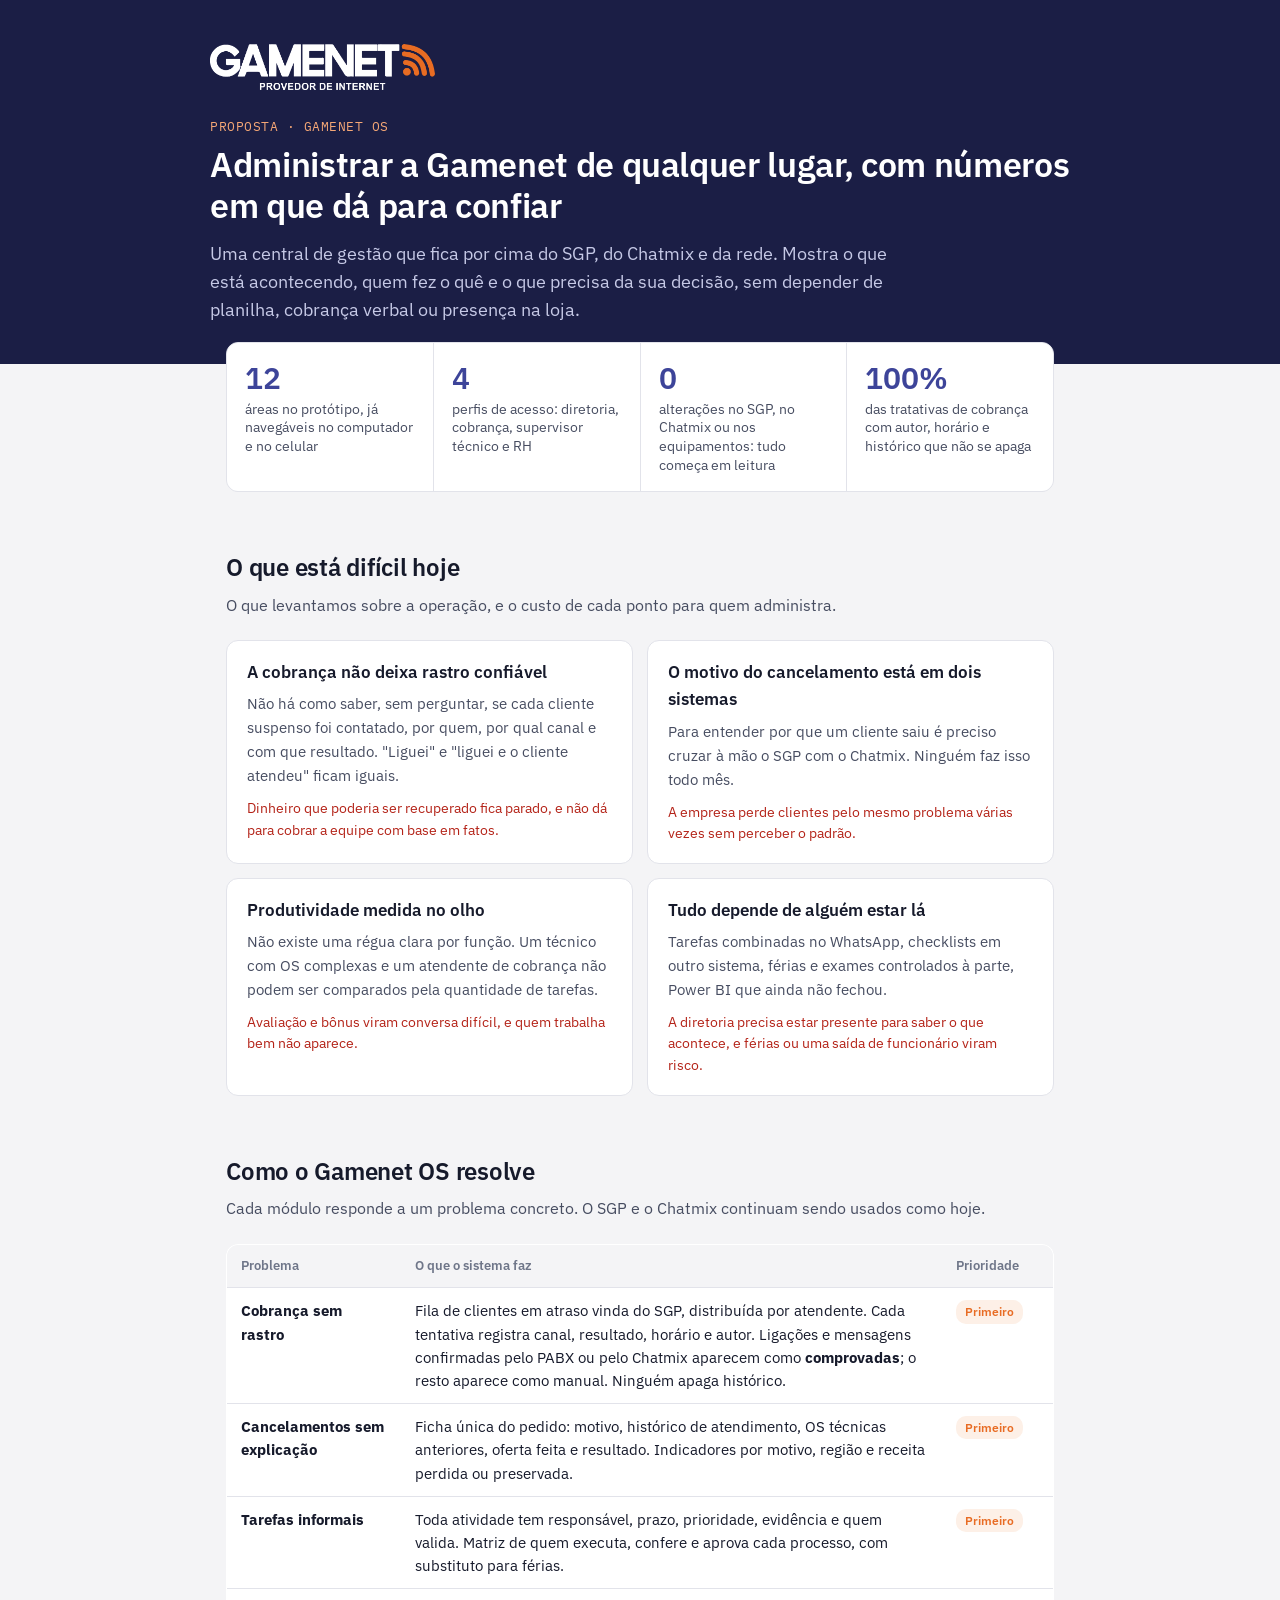
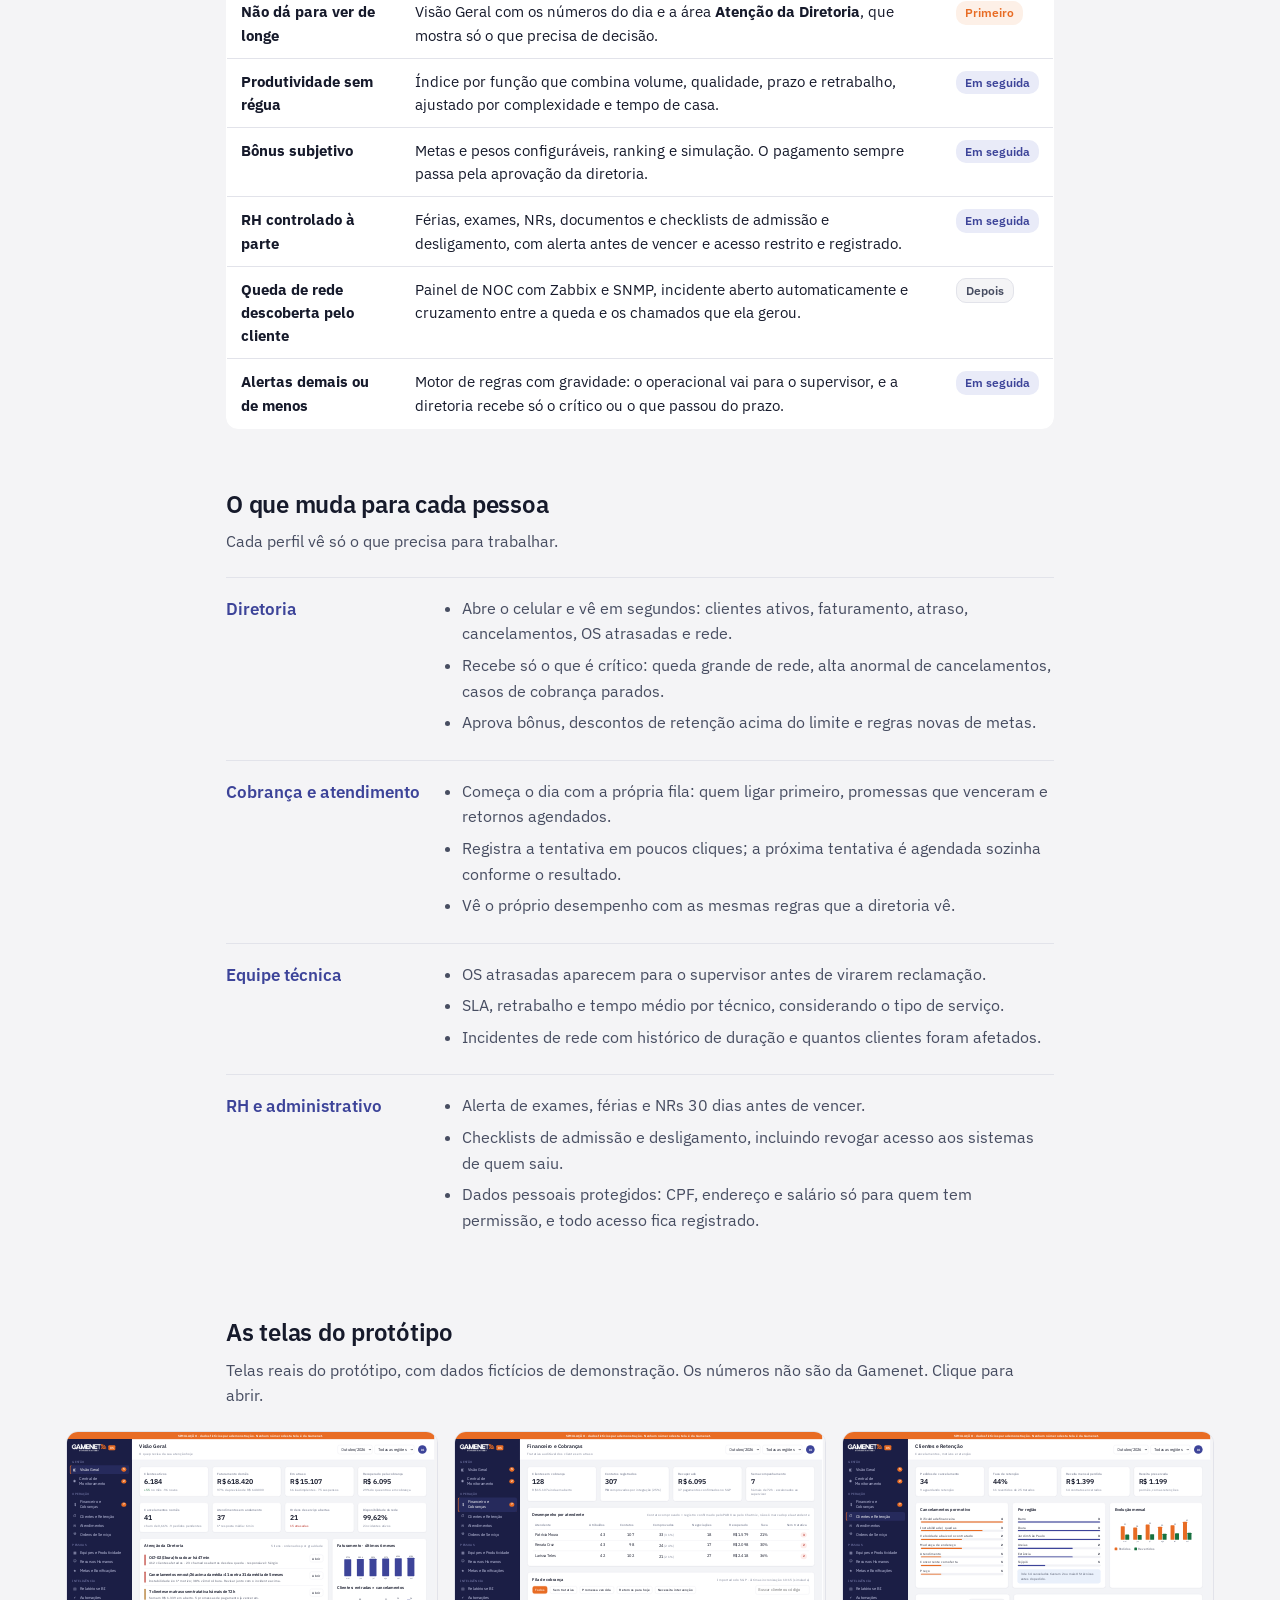
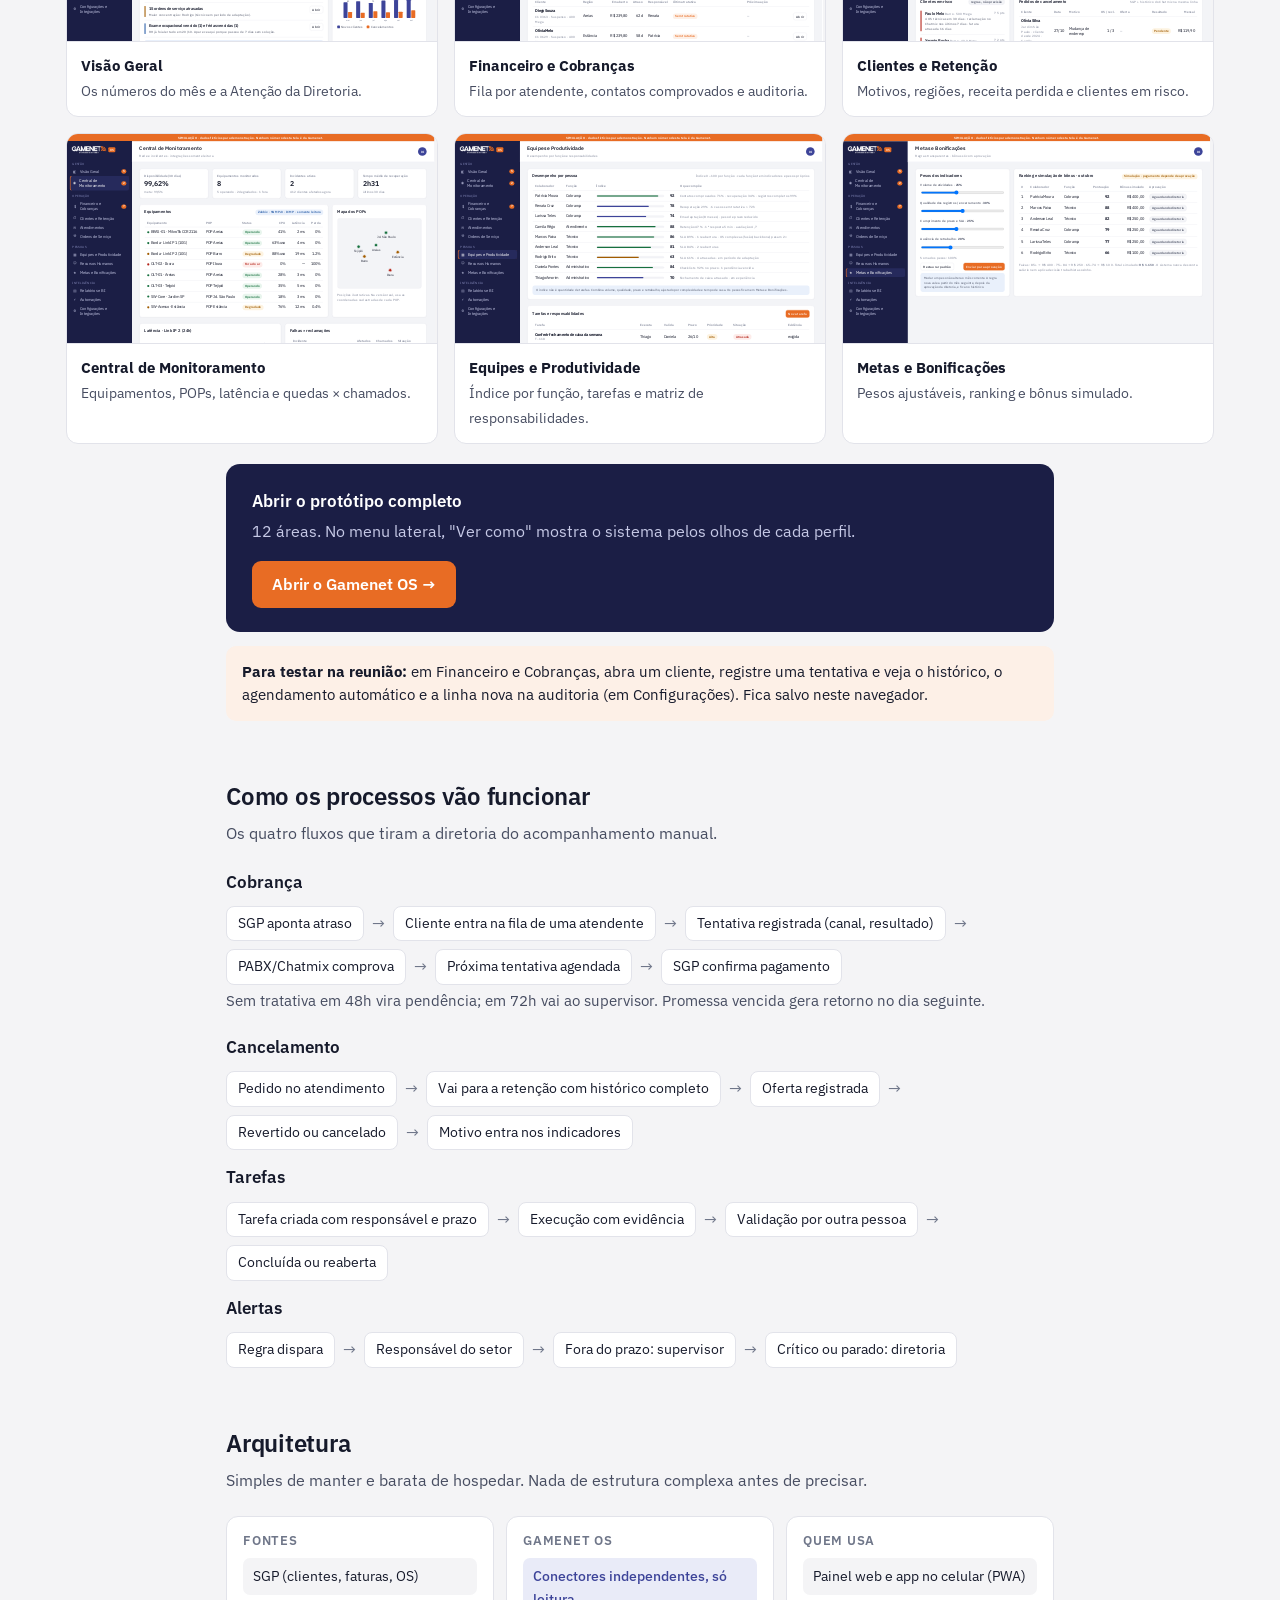
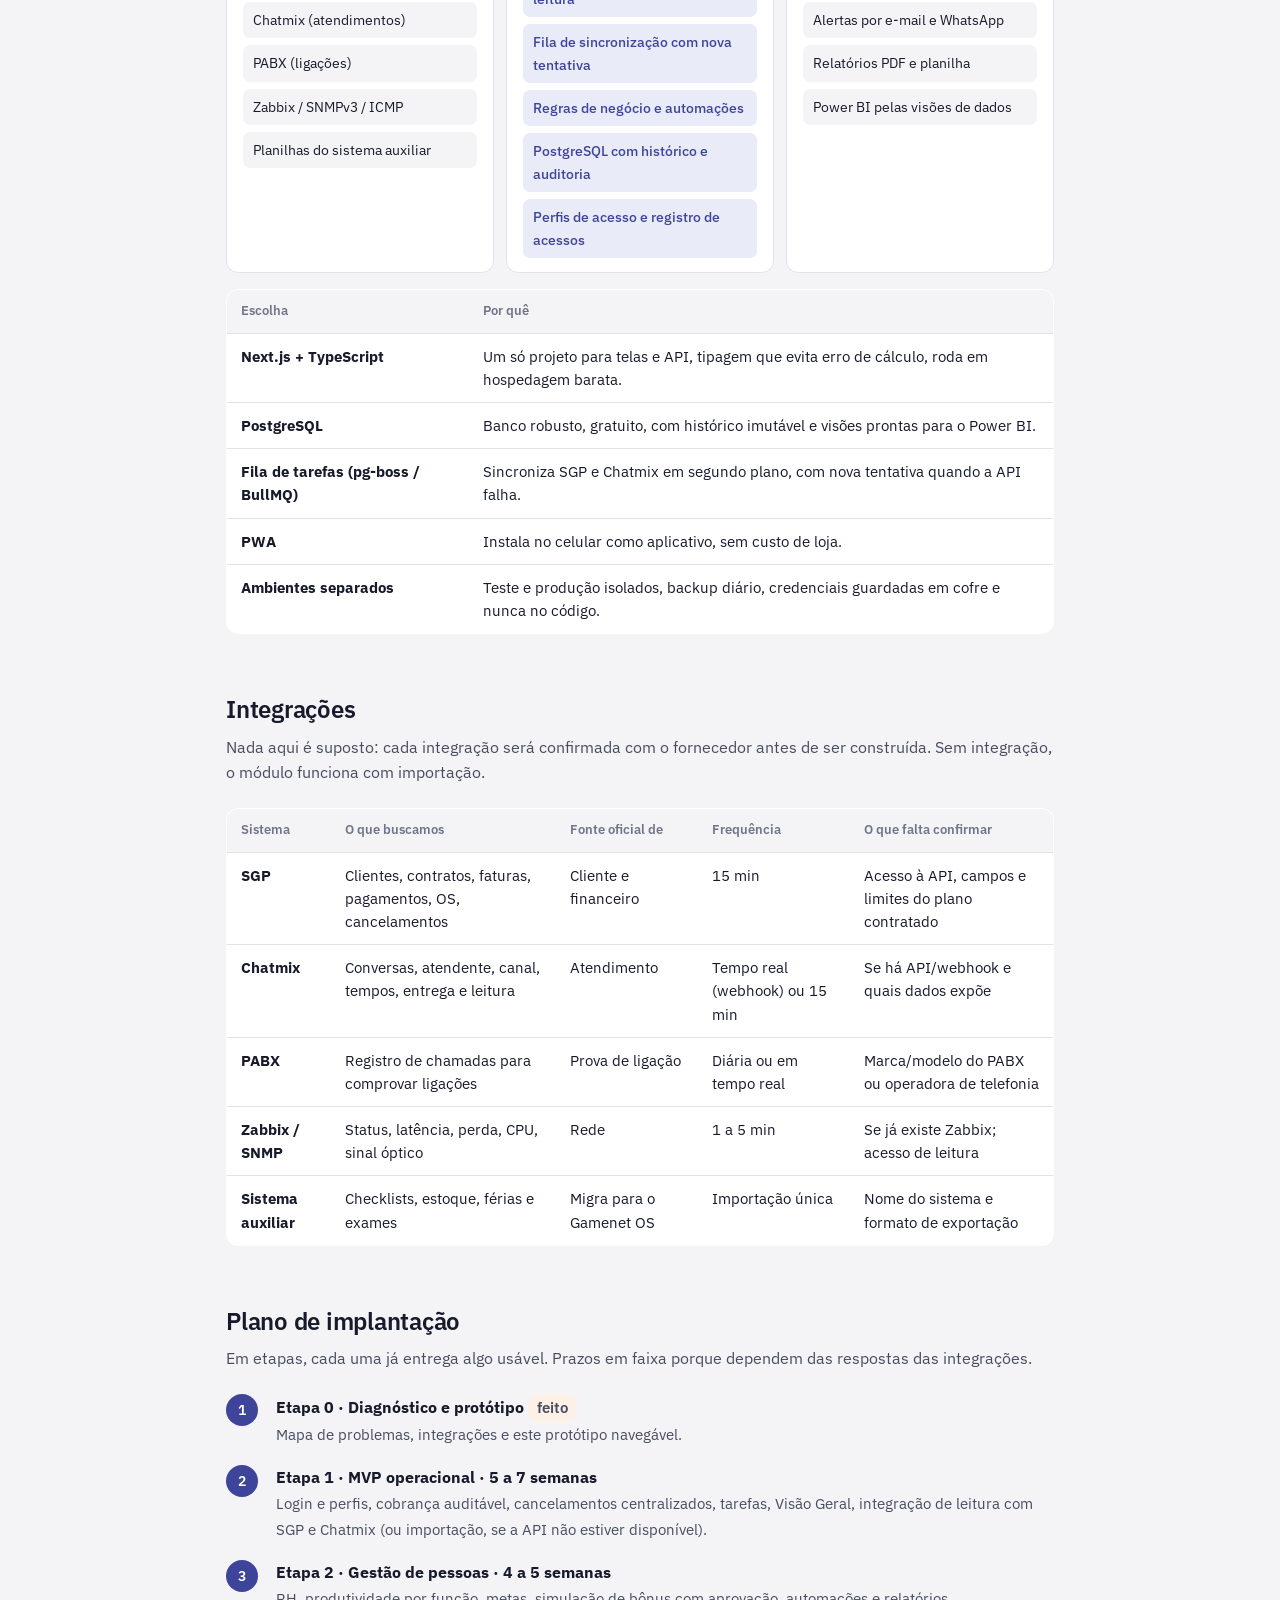
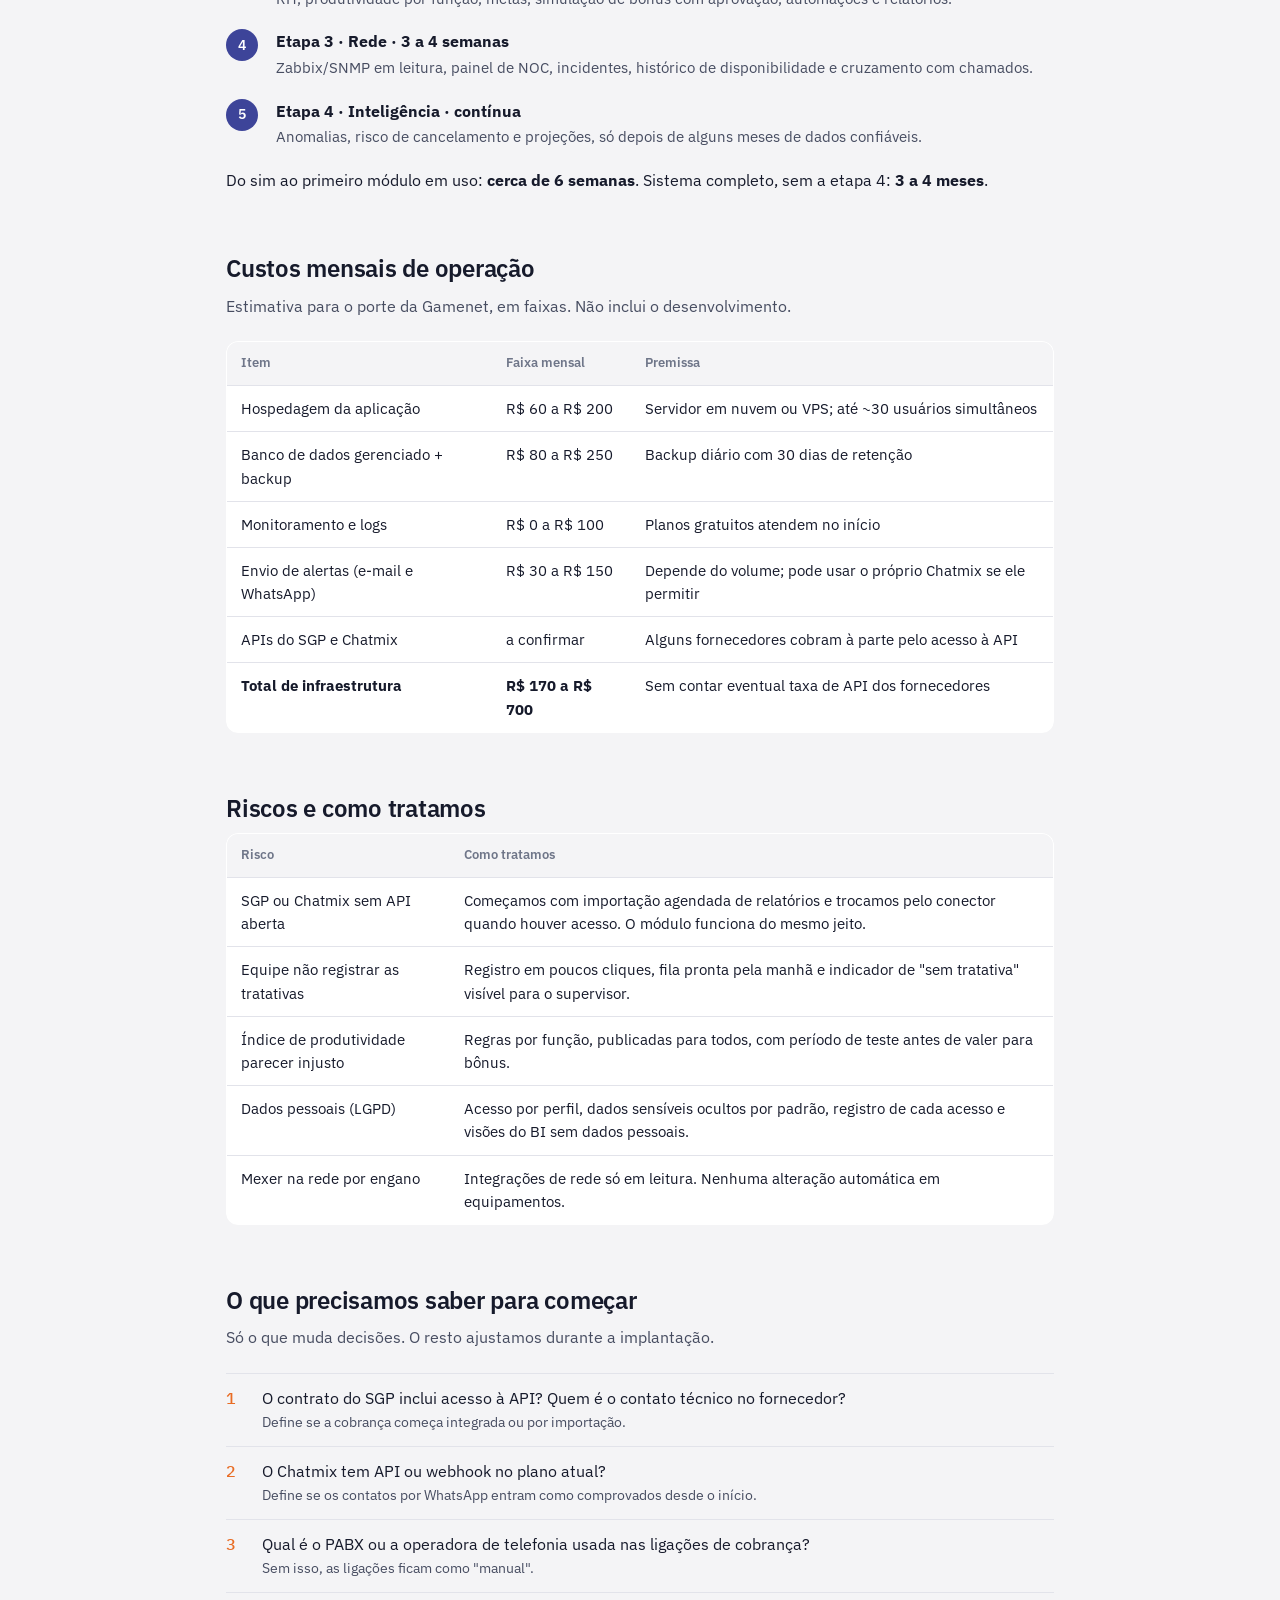
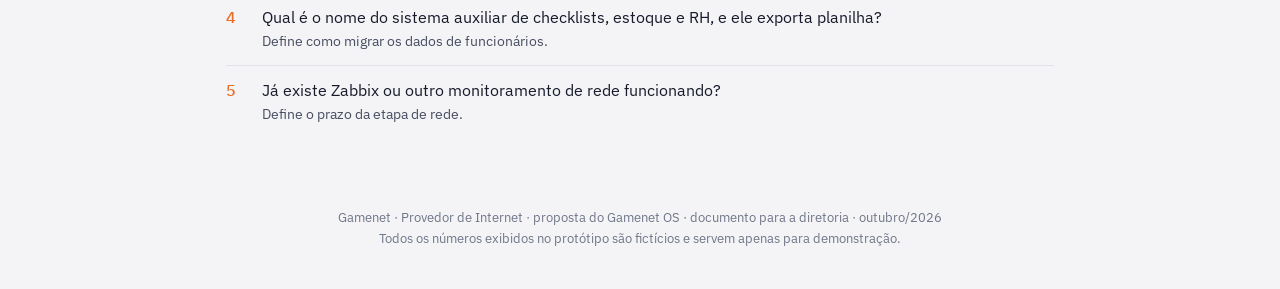
<file: index.html>
<!doctype html>
<html lang="pt-BR">
<head>
<meta charset="utf-8">
<meta name="viewport" content="width=device-width, initial-scale=1">
<meta name="robots" content="noindex, nofollow">
<title>Gamenet OS · proposta</title>
<link rel="icon" href="assets/icone.png">
<link rel="preconnect" href="https://fonts.googleapis.com">
<link rel="preconnect" href="https://fonts.gstatic.com" crossorigin>
<link rel="stylesheet" href="https://fonts.googleapis.com/css2?family=IBM+Plex+Mono:wght@400;500&family=IBM+Plex+Sans:wght@400;500;600;700&display=swap">
<style>
/* Layout: memorando em uma coluna de leitura, faixa índigo da marca no topo como a lateral do sistema; telas em grade */
*{box-sizing:border-box}
html,body{margin:0}
:root{
  --fundo:#f4f4f6; --papel:#fff; --tinta:#161a2b; --tinta2:#474d61; --tinta3:#6f7689;
  --linha:#e2e3ea; --nav:#1b1e45; --nav-tx:#c6c9e6; --marca:#3d4499; --laranja:#e86c24; --laranja-bg:#fdf0e7;
  --ok:#17703f; --ok-bg:#eaf5ee; --cr:#b42318;
  --sans:"IBM Plex Sans",system-ui,-apple-system,"Segoe UI",sans-serif; --mono:"IBM Plex Mono",ui-monospace,Consolas,monospace;
}
@media (prefers-color-scheme: dark){:root:not([data-theme="light"]){
  --fundo:#0e1020; --papel:#171a2e; --tinta:#eceef6; --tinta2:#c0c4d6; --tinta3:#8e94aa; --linha:#2a2e48;
  --nav:#0b0d1c; --marca:#8d94ec; --laranja:#f08a4b; --laranja-bg:#33200f; --ok:#5cc489; --ok-bg:#132a1d; --cr:#f0756a; color-scheme:dark}}
:root[data-theme="dark"]{
  --fundo:#0e1020; --papel:#171a2e; --tinta:#eceef6; --tinta2:#c0c4d6; --tinta3:#8e94aa; --linha:#2a2e48;
  --nav:#0b0d1c; --marca:#8d94ec; --laranja:#f08a4b; --laranja-bg:#33200f; --ok:#5cc489; --ok-bg:#132a1d; --cr:#f0756a; color-scheme:dark}
body{font-family:var(--sans);background:var(--fundo);color:var(--tinta);font-size:16px;line-height:1.6}
.band{background:var(--nav);color:#fff;padding:44px 16px 40px}
.band-in,.wrap{max-width:860px;margin:0 auto}
.wide{max-width:1180px;margin:0 auto}
.logo{height:46px;display:block;margin-bottom:26px}
.eyebrow{font-family:var(--mono);font-size:12.5px;color:#f5a776;letter-spacing:.04em;text-transform:uppercase}
h1{font-size:34px;line-height:1.2;margin:8px 0 14px;font-weight:600;letter-spacing:-.01em}
.lead{color:var(--nav-tx);font-size:17.5px;max-width:700px;margin:0}
.wrap,.wide{padding:0 16px}
.stats{display:grid;grid-template-columns:repeat(4,1fr);gap:1px;background:var(--linha);border:1px solid var(--linha);border-radius:12px;overflow:hidden;margin:-22px auto 0;position:relative}
.stat{background:var(--papel);padding:18px 18px 16px}
.stat b{display:block;font-size:30px;font-weight:600;color:var(--marca);font-variant-numeric:tabular-nums;line-height:1.1}
.stat span{font-size:13.5px;color:var(--tinta2);display:block;margin-top:6px;line-height:1.4}
section{margin-top:56px}
h2{font-size:24px;margin:0 0 6px;font-weight:600;letter-spacing:-.01em}
h3{font-size:17px;margin:0 0 6px;font-weight:600}
.sub{color:var(--tinta2);margin:0 0 22px}
p{margin:0 0 14px}
.cards{display:grid;grid-template-columns:repeat(2,1fr);gap:14px}
.card{background:var(--papel);border:1px solid var(--linha);border-radius:12px;padding:18px 20px}
.card p{color:var(--tinta2);font-size:15px;margin:0}
.card .cons{margin-top:10px;font-size:13.5px;color:var(--cr)}
.steps{counter-reset:s;list-style:none;padding:0;margin:0}
.steps li{position:relative;padding:0 0 18px 50px}
.steps li:before{counter-increment:s;content:counter(s);position:absolute;left:0;top:0;width:32px;height:32px;border-radius:50%;background:var(--marca);color:#fff;display:grid;place-items:center;font-weight:600;font-size:14px}
.steps li b{display:block}
.steps li span{color:var(--tinta2);font-size:15px}
table{width:100%;border-collapse:collapse;font-size:14.5px;background:var(--papel);border:1px solid var(--linha);border-radius:12px;overflow:hidden}
th{text-align:left;font-weight:600;font-size:13px;color:var(--tinta3);padding:11px 14px;border-bottom:1px solid var(--linha);background:var(--fundo)}
td{padding:11px 14px;border-bottom:1px solid var(--linha);vertical-align:top}
tr:last-child td{border-bottom:0}
.tbl{overflow-x:auto;border-radius:12px}
.pill{display:inline-block;font-size:12px;font-weight:600;padding:2px 9px;border-radius:10px;white-space:nowrap}
.p1{background:var(--laranja-bg);color:var(--laranja)} .p2{background:#e9ebf8;color:var(--marca)} .p3{background:var(--fundo);color:var(--tinta2);border:1px solid var(--linha)}
:root[data-theme="dark"] .p2{background:#1f2347} @media (prefers-color-scheme: dark){:root:not([data-theme="light"]) .p2{background:#1f2347}}
.persona{display:grid;grid-template-columns:200px 1fr;gap:18px;padding:18px 0;border-top:1px solid var(--linha)}
.persona h3{color:var(--marca)}
.persona ul{margin:0;padding-left:18px;color:var(--tinta2)} .persona li{margin-bottom:6px}
.shots{display:grid;grid-template-columns:repeat(3,1fr);gap:16px}
.shot{background:var(--papel);border:1px solid var(--linha);border-radius:12px;overflow:hidden;text-decoration:none;color:inherit;display:block;transition:border-color .15s}
.shot:hover{border-color:var(--marca)}
.frame{position:relative;height:210px;overflow:hidden;background:var(--fundo);border-bottom:1px solid var(--linha)}
.frame iframe{position:absolute;top:0;left:0;width:1360px;height:900px;border:0;transform:scale(.27);transform-origin:0 0;pointer-events:none}
.shot .cap{padding:12px 14px}
.shot .cap b{display:block;font-size:15px}
.shot .cap span{font-size:13.5px;color:var(--tinta2)}
.cta{display:flex;gap:16px;align-items:center;justify-content:space-between;background:var(--nav);color:#fff;border-radius:14px;padding:24px 26px;margin-top:20px;flex-wrap:wrap}
.cta p{margin:0;color:var(--nav-tx)}
.btn{display:inline-block;background:var(--laranja);color:#fff;text-decoration:none;font-weight:600;padding:11px 20px;border-radius:9px;white-space:nowrap}
.flow{display:flex;flex-wrap:wrap;gap:8px;align-items:center;margin:10px 0 4px}
.flow span{background:var(--papel);border:1px solid var(--linha);border-radius:8px;padding:6px 11px;font-size:13.5px}
.flow i{color:var(--tinta3);font-style:normal}
.arch{display:grid;grid-template-columns:1fr 1fr 1fr;gap:12px;align-items:stretch}
.arch .col{background:var(--papel);border:1px solid var(--linha);border-radius:12px;padding:14px 16px}
.arch .col h3{font-size:13px;text-transform:uppercase;letter-spacing:.06em;color:var(--tinta3)}
.arch .col div{padding:7px 10px;border-radius:7px;background:var(--fundo);margin-top:7px;font-size:14px}
.arch .mid div{background:#e9ebf8;color:var(--marca);font-weight:500}
:root[data-theme="dark"] .arch .mid div{background:#1f2347} @media (prefers-color-scheme: dark){:root:not([data-theme="light"]) .arch .mid div{background:#1f2347}}
.note{background:var(--laranja-bg);border-radius:10px;padding:14px 16px;font-size:14.5px;color:var(--tinta)}
.mono{font-family:var(--mono);font-size:13px}
.q{counter-reset:q;list-style:none;padding:0;margin:0}
.q li{padding:12px 0 12px 36px;border-top:1px solid var(--linha);position:relative}
.q li:before{counter-increment:q;content:counter(q);position:absolute;left:0;top:12px;font-family:var(--mono);color:var(--laranja);font-weight:500}
.q li span{display:block;font-size:14px;color:var(--tinta2)}
footer{margin:70px auto 40px;color:var(--tinta3);font-size:13px;text-align:center;padding:0 16px}
@media (max-width:860px){
  .stats{grid-template-columns:repeat(2,1fr)} .cards,.arch{grid-template-columns:1fr} .shots{grid-template-columns:1fr 1fr}
  .persona{grid-template-columns:1fr;gap:6px} h1{font-size:27px}
}
@media (max-width:560px){.shots{grid-template-columns:1fr} .stat b{font-size:24px} .band{padding-top:30px}}
</style>
</head>
<body>
<header class="band">
  <div class="band-in">
    <img src="assets/logo-branco.png" alt="Gamenet · Provedor de Internet" class="logo">
    <div class="eyebrow">Proposta · Gamenet OS</div>
    <h1>Administrar a Gamenet de qualquer lugar, com números em que dá para confiar</h1>
    <p class="lead">Uma central de gestão que fica por cima do SGP, do Chatmix e da rede. Mostra o que está acontecendo, quem fez o quê e o que precisa da sua decisão, sem depender de planilha, cobrança verbal ou presença na loja.</p>
  </div>
</header>

<div class="wrap">
  <div class="stats">
    <div class="stat"><b>12</b><span>áreas no protótipo, já navegáveis no computador e no celular</span></div>
    <div class="stat"><b>4</b><span>perfis de acesso: diretoria, cobrança, supervisor técnico e RH</span></div>
    <div class="stat"><b>0</b><span>alterações no SGP, no Chatmix ou nos equipamentos: tudo começa em leitura</span></div>
    <div class="stat"><b>100%</b><span>das tratativas de cobrança com autor, horário e histórico que não se apaga</span></div>
  </div>

  <section>
    <h2>O que está difícil hoje</h2>
    <p class="sub">O que levantamos sobre a operação, e o custo de cada ponto para quem administra.</p>
    <div class="cards">
      <div class="card"><h3>A cobrança não deixa rastro confiável</h3><p>Não há como saber, sem perguntar, se cada cliente suspenso foi contatado, por quem, por qual canal e com que resultado. "Liguei" e "liguei e o cliente atendeu" ficam iguais.</p><div class="cons">Dinheiro que poderia ser recuperado fica parado, e não dá para cobrar a equipe com base em fatos.</div></div>
      <div class="card"><h3>O motivo do cancelamento está em dois sistemas</h3><p>Para entender por que um cliente saiu é preciso cruzar à mão o SGP com o Chatmix. Ninguém faz isso todo mês.</p><div class="cons">A empresa perde clientes pelo mesmo problema várias vezes sem perceber o padrão.</div></div>
      <div class="card"><h3>Produtividade medida no olho</h3><p>Não existe uma régua clara por função. Um técnico com OS complexas e um atendente de cobrança não podem ser comparados pela quantidade de tarefas.</p><div class="cons">Avaliação e bônus viram conversa difícil, e quem trabalha bem não aparece.</div></div>
      <div class="card"><h3>Tudo depende de alguém estar lá</h3><p>Tarefas combinadas no WhatsApp, checklists em outro sistema, férias e exames controlados à parte, Power BI que ainda não fechou.</p><div class="cons">A diretoria precisa estar presente para saber o que acontece, e férias ou uma saída de funcionário viram risco.</div></div>
    </div>
  </section>

  <section>
    <h2>Como o Gamenet OS resolve</h2>
    <p class="sub">Cada módulo responde a um problema concreto. O SGP e o Chatmix continuam sendo usados como hoje.</p>
    <div class="tbl"><table>
      <thead><tr><th>Problema</th><th>O que o sistema faz</th><th>Prioridade</th></tr></thead>
      <tbody>
        <tr><td><b>Cobrança sem rastro</b></td><td>Fila de clientes em atraso vinda do SGP, distribuída por atendente. Cada tentativa registra canal, resultado, horário e autor. Ligações e mensagens confirmadas pelo PABX ou pelo Chatmix aparecem como <b>comprovadas</b>; o resto aparece como manual. Ninguém apaga histórico.</td><td><span class="pill p1">Primeiro</span></td></tr>
        <tr><td><b>Cancelamentos sem explicação</b></td><td>Ficha única do pedido: motivo, histórico de atendimento, OS técnicas anteriores, oferta feita e resultado. Indicadores por motivo, região e receita perdida ou preservada.</td><td><span class="pill p1">Primeiro</span></td></tr>
        <tr><td><b>Tarefas informais</b></td><td>Toda atividade tem responsável, prazo, prioridade, evidência e quem valida. Matriz de quem executa, confere e aprova cada processo, com substituto para férias.</td><td><span class="pill p1">Primeiro</span></td></tr>
        <tr><td><b>Não dá para ver de longe</b></td><td>Visão Geral com os números do dia e a área <b>Atenção da Diretoria</b>, que mostra só o que precisa de decisão.</td><td><span class="pill p1">Primeiro</span></td></tr>
        <tr><td><b>Produtividade sem régua</b></td><td>Índice por função que combina volume, qualidade, prazo e retrabalho, ajustado por complexidade e tempo de casa.</td><td><span class="pill p2">Em seguida</span></td></tr>
        <tr><td><b>Bônus subjetivo</b></td><td>Metas e pesos configuráveis, ranking e simulação. O pagamento sempre passa pela aprovação da diretoria.</td><td><span class="pill p2">Em seguida</span></td></tr>
        <tr><td><b>RH controlado à parte</b></td><td>Férias, exames, NRs, documentos e checklists de admissão e desligamento, com alerta antes de vencer e acesso restrito e registrado.</td><td><span class="pill p2">Em seguida</span></td></tr>
        <tr><td><b>Queda de rede descoberta pelo cliente</b></td><td>Painel de NOC com Zabbix e SNMP, incidente aberto automaticamente e cruzamento entre a queda e os chamados que ela gerou.</td><td><span class="pill p3">Depois</span></td></tr>
        <tr><td><b>Alertas demais ou de menos</b></td><td>Motor de regras com gravidade: o operacional vai para o supervisor, e a diretoria recebe só o crítico ou o que passou do prazo.</td><td><span class="pill p2">Em seguida</span></td></tr>
      </tbody>
    </table></div>
  </section>

  <section>
    <h2>O que muda para cada pessoa</h2>
    <p class="sub">Cada perfil vê só o que precisa para trabalhar.</p>
    <div class="persona"><h3>Diretoria</h3><ul>
      <li>Abre o celular e vê em segundos: clientes ativos, faturamento, atraso, cancelamentos, OS atrasadas e rede.</li>
      <li>Recebe só o que é crítico: queda grande de rede, alta anormal de cancelamentos, casos de cobrança parados.</li>
      <li>Aprova bônus, descontos de retenção acima do limite e regras novas de metas.</li></ul></div>
    <div class="persona"><h3>Cobrança e atendimento</h3><ul>
      <li>Começa o dia com a própria fila: quem ligar primeiro, promessas que venceram e retornos agendados.</li>
      <li>Registra a tentativa em poucos cliques; a próxima tentativa é agendada sozinha conforme o resultado.</li>
      <li>Vê o próprio desempenho com as mesmas regras que a diretoria vê.</li></ul></div>
    <div class="persona"><h3>Equipe técnica</h3><ul>
      <li>OS atrasadas aparecem para o supervisor antes de virarem reclamação.</li>
      <li>SLA, retrabalho e tempo médio por técnico, considerando o tipo de serviço.</li>
      <li>Incidentes de rede com histórico de duração e quantos clientes foram afetados.</li></ul></div>
    <div class="persona"><h3>RH e administrativo</h3><ul>
      <li>Alerta de exames, férias e NRs 30 dias antes de vencer.</li>
      <li>Checklists de admissão e desligamento, incluindo revogar acesso aos sistemas de quem saiu.</li>
      <li>Dados pessoais protegidos: CPF, endereço e salário só para quem tem permissão, e todo acesso fica registrado.</li></ul></div>
  </section>

  <section>
    <h2>As telas do protótipo</h2>
    <p class="sub">Telas reais do protótipo, com dados fictícios de demonstração. Os números não são da Gamenet. Clique para abrir.</p>
  </section>
</div>
<div class="wide">
    <div class="shots">
      <a class="shot" href="prototipo/#visao" target="_blank" rel="noopener"><div class="frame"><iframe src="prototipo/?embed#visao" loading="lazy" tabindex="-1" title="Visão Geral"></iframe></div><div class="cap"><b>Visão Geral</b><span>Os números do mês e a Atenção da Diretoria.</span></div></a>
      <a class="shot" href="prototipo/#cobranca" target="_blank" rel="noopener"><div class="frame"><iframe src="prototipo/?embed#cobranca" loading="lazy" tabindex="-1" title="Cobranças"></iframe></div><div class="cap"><b>Financeiro e Cobranças</b><span>Fila por atendente, contatos comprovados e auditoria.</span></div></a>
      <a class="shot" href="prototipo/#retencao" target="_blank" rel="noopener"><div class="frame"><iframe src="prototipo/?embed#retencao" loading="lazy" tabindex="-1" title="Retenção"></iframe></div><div class="cap"><b>Clientes e Retenção</b><span>Motivos, regiões, receita perdida e clientes em risco.</span></div></a>
      <a class="shot" href="prototipo/#monitor" target="_blank" rel="noopener"><div class="frame"><iframe src="prototipo/?embed#monitor" loading="lazy" tabindex="-1" title="Monitoramento"></iframe></div><div class="cap"><b>Central de Monitoramento</b><span>Equipamentos, POPs, latência e quedas × chamados.</span></div></a>
      <a class="shot" href="prototipo/#equipes" target="_blank" rel="noopener"><div class="frame"><iframe src="prototipo/?embed#equipes" loading="lazy" tabindex="-1" title="Equipes"></iframe></div><div class="cap"><b>Equipes e Produtividade</b><span>Índice por função, tarefas e matriz de responsabilidades.</span></div></a>
      <a class="shot" href="prototipo/#metas" target="_blank" rel="noopener"><div class="frame"><iframe src="prototipo/?embed#metas" loading="lazy" tabindex="-1" title="Metas"></iframe></div><div class="cap"><b>Metas e Bonificações</b><span>Pesos ajustáveis, ranking e bônus simulado.</span></div></a>
    </div>
</div>
<div class="wrap">
  <section style="margin-top:20px">
    <div class="cta"><div><h3 style="margin:0 0 4px">Abrir o protótipo completo</h3><p>12 áreas. No menu lateral, "Ver como" mostra o sistema pelos olhos de cada perfil.</p></div><a class="btn" href="prototipo/" target="_blank" rel="noopener">Abrir o Gamenet OS →</a></div>
    <p class="note" style="margin-top:14px"><b>Para testar na reunião:</b> em Financeiro e Cobranças, abra um cliente, registre uma tentativa e veja o histórico, o agendamento automático e a linha nova na auditoria (em Configurações). Fica salvo neste navegador.</p>
  </section>

  <section>
    <h2>Como os processos vão funcionar</h2>
    <p class="sub">Os quatro fluxos que tiram a diretoria do acompanhamento manual.</p>
    <h3>Cobrança</h3>
    <div class="flow"><span>SGP aponta atraso</span><i>→</i><span>Cliente entra na fila de uma atendente</span><i>→</i><span>Tentativa registrada (canal, resultado)</span><i>→</i><span>PABX/Chatmix comprova</span><i>→</i><span>Próxima tentativa agendada</span><i>→</i><span>SGP confirma pagamento</span></div>
    <p class="sub" style="font-size:14.5px">Sem tratativa em 48h vira pendência; em 72h vai ao supervisor. Promessa vencida gera retorno no dia seguinte.</p>
    <h3>Cancelamento</h3>
    <div class="flow"><span>Pedido no atendimento</span><i>→</i><span>Vai para a retenção com histórico completo</span><i>→</i><span>Oferta registrada</span><i>→</i><span>Revertido ou cancelado</span><i>→</i><span>Motivo entra nos indicadores</span></div>
    <h3 style="margin-top:14px">Tarefas</h3>
    <div class="flow"><span>Tarefa criada com responsável e prazo</span><i>→</i><span>Execução com evidência</span><i>→</i><span>Validação por outra pessoa</span><i>→</i><span>Concluída ou reaberta</span></div>
    <h3 style="margin-top:14px">Alertas</h3>
    <div class="flow"><span>Regra dispara</span><i>→</i><span>Responsável do setor</span><i>→</i><span>Fora do prazo: supervisor</span><i>→</i><span>Crítico ou parado: diretoria</span></div>
  </section>

  <section>
    <h2>Arquitetura</h2>
    <p class="sub">Simples de manter e barata de hospedar. Nada de estrutura complexa antes de precisar.</p>
    <div class="arch">
      <div class="col"><h3>Fontes</h3><div>SGP (clientes, faturas, OS)</div><div>Chatmix (atendimentos)</div><div>PABX (ligações)</div><div>Zabbix / SNMPv3 / ICMP</div><div>Planilhas do sistema auxiliar</div></div>
      <div class="col mid"><h3>Gamenet OS</h3><div>Conectores independentes, só leitura</div><div>Fila de sincronização com nova tentativa</div><div>Regras de negócio e automações</div><div>PostgreSQL com histórico e auditoria</div><div>Perfis de acesso e registro de acessos</div></div>
      <div class="col"><h3>Quem usa</h3><div>Painel web e app no celular (PWA)</div><div>Alertas por e-mail e WhatsApp</div><div>Relatórios PDF e planilha</div><div>Power BI pelas visões de dados</div></div>
    </div>
    <div class="tbl" style="margin-top:16px"><table><thead><tr><th>Escolha</th><th>Por quê</th></tr></thead><tbody>
      <tr><td><b>Next.js + TypeScript</b></td><td>Um só projeto para telas e API, tipagem que evita erro de cálculo, roda em hospedagem barata.</td></tr>
      <tr><td><b>PostgreSQL</b></td><td>Banco robusto, gratuito, com histórico imutável e visões prontas para o Power BI.</td></tr>
      <tr><td><b>Fila de tarefas (pg-boss / BullMQ)</b></td><td>Sincroniza SGP e Chatmix em segundo plano, com nova tentativa quando a API falha.</td></tr>
      <tr><td><b>PWA</b></td><td>Instala no celular como aplicativo, sem custo de loja.</td></tr>
      <tr><td><b>Ambientes separados</b></td><td>Teste e produção isolados, backup diário, credenciais guardadas em cofre e nunca no código.</td></tr>
    </tbody></table></div>
  </section>

  <section>
    <h2>Integrações</h2>
    <p class="sub">Nada aqui é suposto: cada integração será confirmada com o fornecedor antes de ser construída. Sem integração, o módulo funciona com importação.</p>
    <div class="tbl"><table><thead><tr><th>Sistema</th><th>O que buscamos</th><th>Fonte oficial de</th><th>Frequência</th><th>O que falta confirmar</th></tr></thead><tbody>
      <tr><td><b>SGP</b></td><td>Clientes, contratos, faturas, pagamentos, OS, cancelamentos</td><td>Cliente e financeiro</td><td>15 min</td><td>Acesso à API, campos e limites do plano contratado</td></tr>
      <tr><td><b>Chatmix</b></td><td>Conversas, atendente, canal, tempos, entrega e leitura</td><td>Atendimento</td><td>Tempo real (webhook) ou 15 min</td><td>Se há API/webhook e quais dados expõe</td></tr>
      <tr><td><b>PABX</b></td><td>Registro de chamadas para comprovar ligações</td><td>Prova de ligação</td><td>Diária ou em tempo real</td><td>Marca/modelo do PABX ou operadora de telefonia</td></tr>
      <tr><td><b>Zabbix / SNMP</b></td><td>Status, latência, perda, CPU, sinal óptico</td><td>Rede</td><td>1 a 5 min</td><td>Se já existe Zabbix; acesso de leitura</td></tr>
      <tr><td><b>Sistema auxiliar</b></td><td>Checklists, estoque, férias e exames</td><td>Migra para o Gamenet OS</td><td>Importação única</td><td>Nome do sistema e formato de exportação</td></tr>
    </tbody></table></div>
  </section>

  <section>
    <h2>Plano de implantação</h2>
    <p class="sub">Em etapas, cada uma já entrega algo usável. Prazos em faixa porque dependem das respostas das integrações.</p>
    <ol class="steps">
      <li><b>Etapa 0 · Diagnóstico e protótipo <span class="pill p1">feito</span></b><span>Mapa de problemas, integrações e este protótipo navegável.</span></li>
      <li><b>Etapa 1 · MVP operacional · 5 a 7 semanas</b><span>Login e perfis, cobrança auditável, cancelamentos centralizados, tarefas, Visão Geral, integração de leitura com SGP e Chatmix (ou importação, se a API não estiver disponível).</span></li>
      <li><b>Etapa 2 · Gestão de pessoas · 4 a 5 semanas</b><span>RH, produtividade por função, metas, simulação de bônus com aprovação, automações e relatórios.</span></li>
      <li><b>Etapa 3 · Rede · 3 a 4 semanas</b><span>Zabbix/SNMP em leitura, painel de NOC, incidentes, histórico de disponibilidade e cruzamento com chamados.</span></li>
      <li><b>Etapa 4 · Inteligência · contínua</b><span>Anomalias, risco de cancelamento e projeções, só depois de alguns meses de dados confiáveis.</span></li>
    </ol>
    <p>Do sim ao primeiro módulo em uso: <b>cerca de 6 semanas</b>. Sistema completo, sem a etapa 4: <b>3 a 4 meses</b>.</p>
  </section>

  <section>
    <h2>Custos mensais de operação</h2>
    <p class="sub">Estimativa para o porte da Gamenet, em faixas. Não inclui o desenvolvimento.</p>
    <div class="tbl"><table><thead><tr><th>Item</th><th>Faixa mensal</th><th>Premissa</th></tr></thead><tbody>
      <tr><td>Hospedagem da aplicação</td><td>R$ 60 a R$ 200</td><td>Servidor em nuvem ou VPS; até ~30 usuários simultâneos</td></tr>
      <tr><td>Banco de dados gerenciado + backup</td><td>R$ 80 a R$ 250</td><td>Backup diário com 30 dias de retenção</td></tr>
      <tr><td>Monitoramento e logs</td><td>R$ 0 a R$ 100</td><td>Planos gratuitos atendem no início</td></tr>
      <tr><td>Envio de alertas (e-mail e WhatsApp)</td><td>R$ 30 a R$ 150</td><td>Depende do volume; pode usar o próprio Chatmix se ele permitir</td></tr>
      <tr><td>APIs do SGP e Chatmix</td><td>a confirmar</td><td>Alguns fornecedores cobram à parte pelo acesso à API</td></tr>
      <tr><td><b>Total de infraestrutura</b></td><td><b>R$ 170 a R$ 700</b></td><td>Sem contar eventual taxa de API dos fornecedores</td></tr>
    </tbody></table></div>
  </section>

  <section>
    <h2>Riscos e como tratamos</h2>
    <div class="tbl"><table><thead><tr><th>Risco</th><th>Como tratamos</th></tr></thead><tbody>
      <tr><td>SGP ou Chatmix sem API aberta</td><td>Começamos com importação agendada de relatórios e trocamos pelo conector quando houver acesso. O módulo funciona do mesmo jeito.</td></tr>
      <tr><td>Equipe não registrar as tratativas</td><td>Registro em poucos cliques, fila pronta pela manhã e indicador de "sem tratativa" visível para o supervisor.</td></tr>
      <tr><td>Índice de produtividade parecer injusto</td><td>Regras por função, publicadas para todos, com período de teste antes de valer para bônus.</td></tr>
      <tr><td>Dados pessoais (LGPD)</td><td>Acesso por perfil, dados sensíveis ocultos por padrão, registro de cada acesso e visões do BI sem dados pessoais.</td></tr>
      <tr><td>Mexer na rede por engano</td><td>Integrações de rede só em leitura. Nenhuma alteração automática em equipamentos.</td></tr>
    </tbody></table></div>
  </section>

  <section>
    <h2>O que precisamos saber para começar</h2>
    <p class="sub">Só o que muda decisões. O resto ajustamos durante a implantação.</p>
    <ol class="q">
      <li>O contrato do SGP inclui acesso à API? Quem é o contato técnico no fornecedor?<span>Define se a cobrança começa integrada ou por importação.</span></li>
      <li>O Chatmix tem API ou webhook no plano atual?<span>Define se os contatos por WhatsApp entram como comprovados desde o início.</span></li>
      <li>Qual é o PABX ou a operadora de telefonia usada nas ligações de cobrança?<span>Sem isso, as ligações ficam como "manual".</span></li>
      <li>Qual é o nome do sistema auxiliar de checklists, estoque e RH, e ele exporta planilha?<span>Define como migrar os dados de funcionários.</span></li>
      <li>Já existe Zabbix ou outro monitoramento de rede funcionando?<span>Define o prazo da etapa de rede.</span></li>
    </ol>
  </section>
</div>

<footer>Gamenet · Provedor de Internet · proposta do Gamenet OS · documento para a diretoria · outubro/2026<br>Todos os números exibidos no protótipo são fictícios e servem apenas para demonstração.</footer>
</body>
</html>
</file>
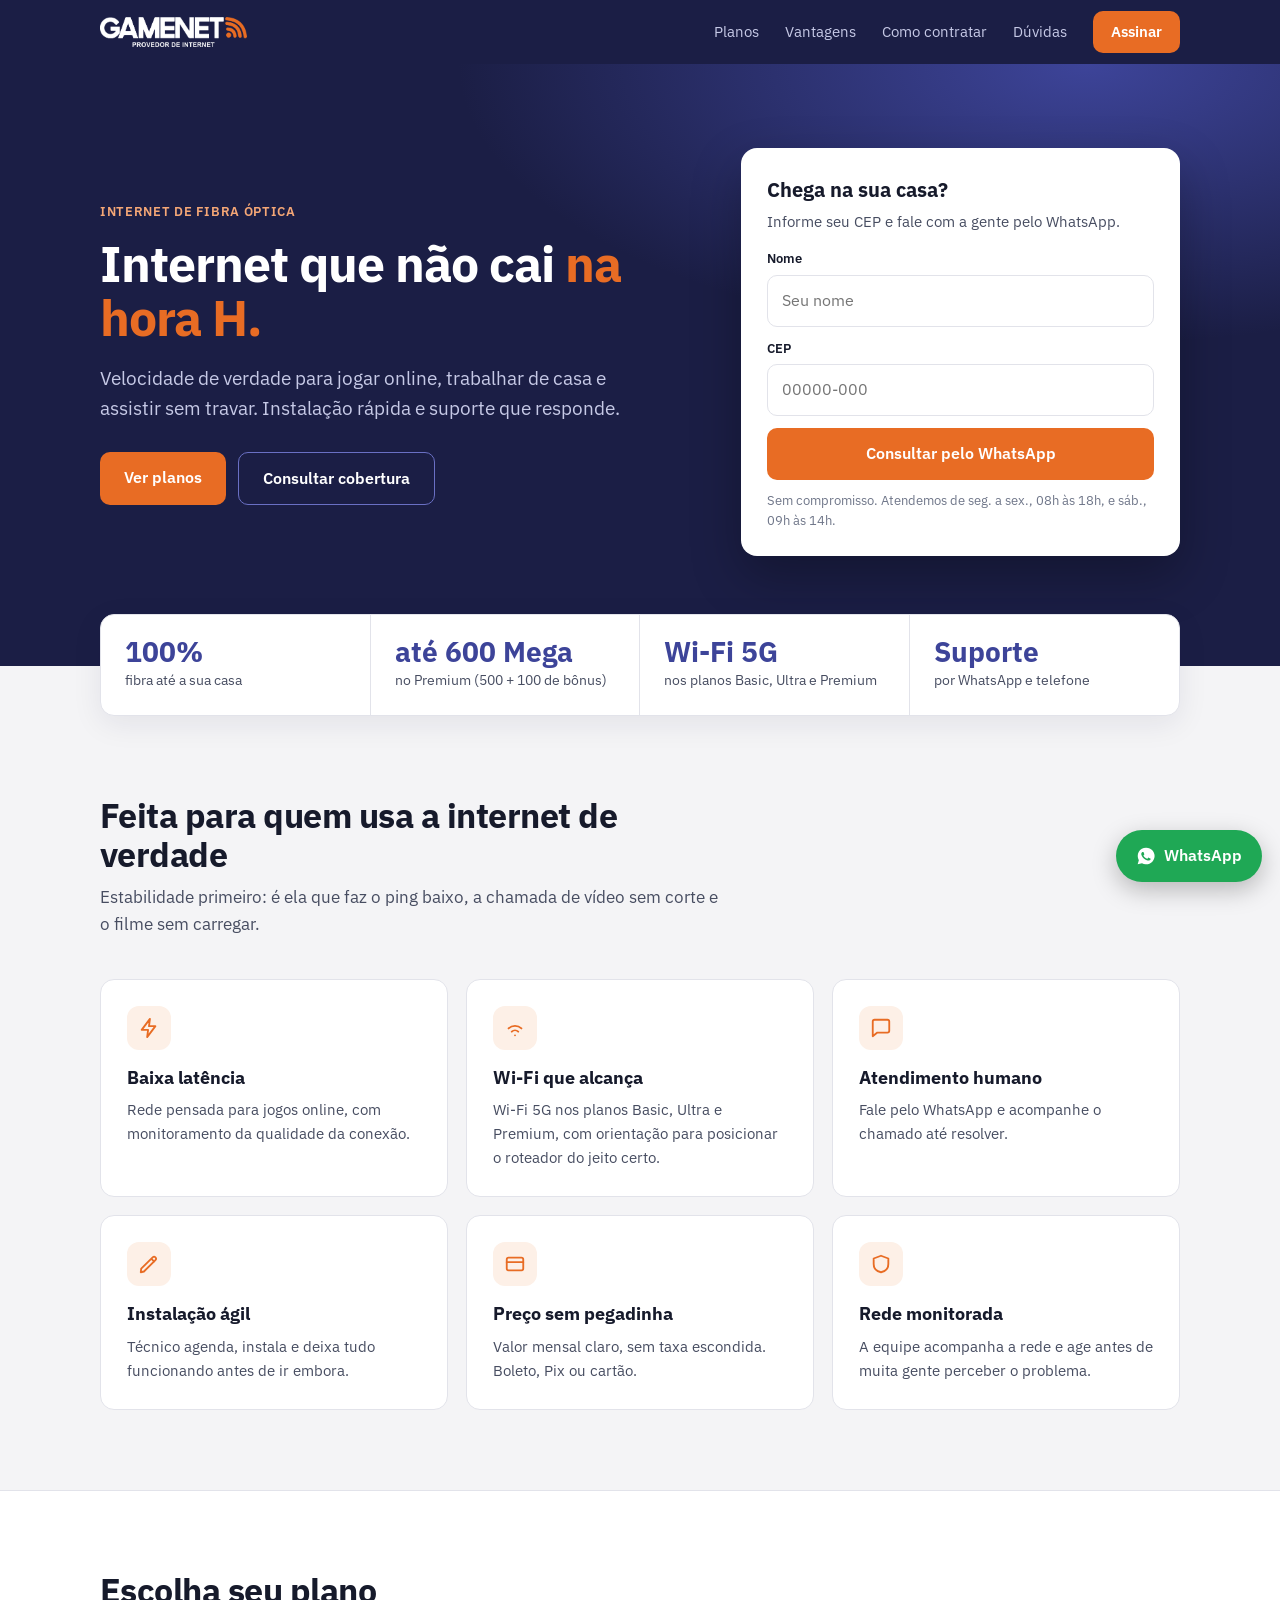
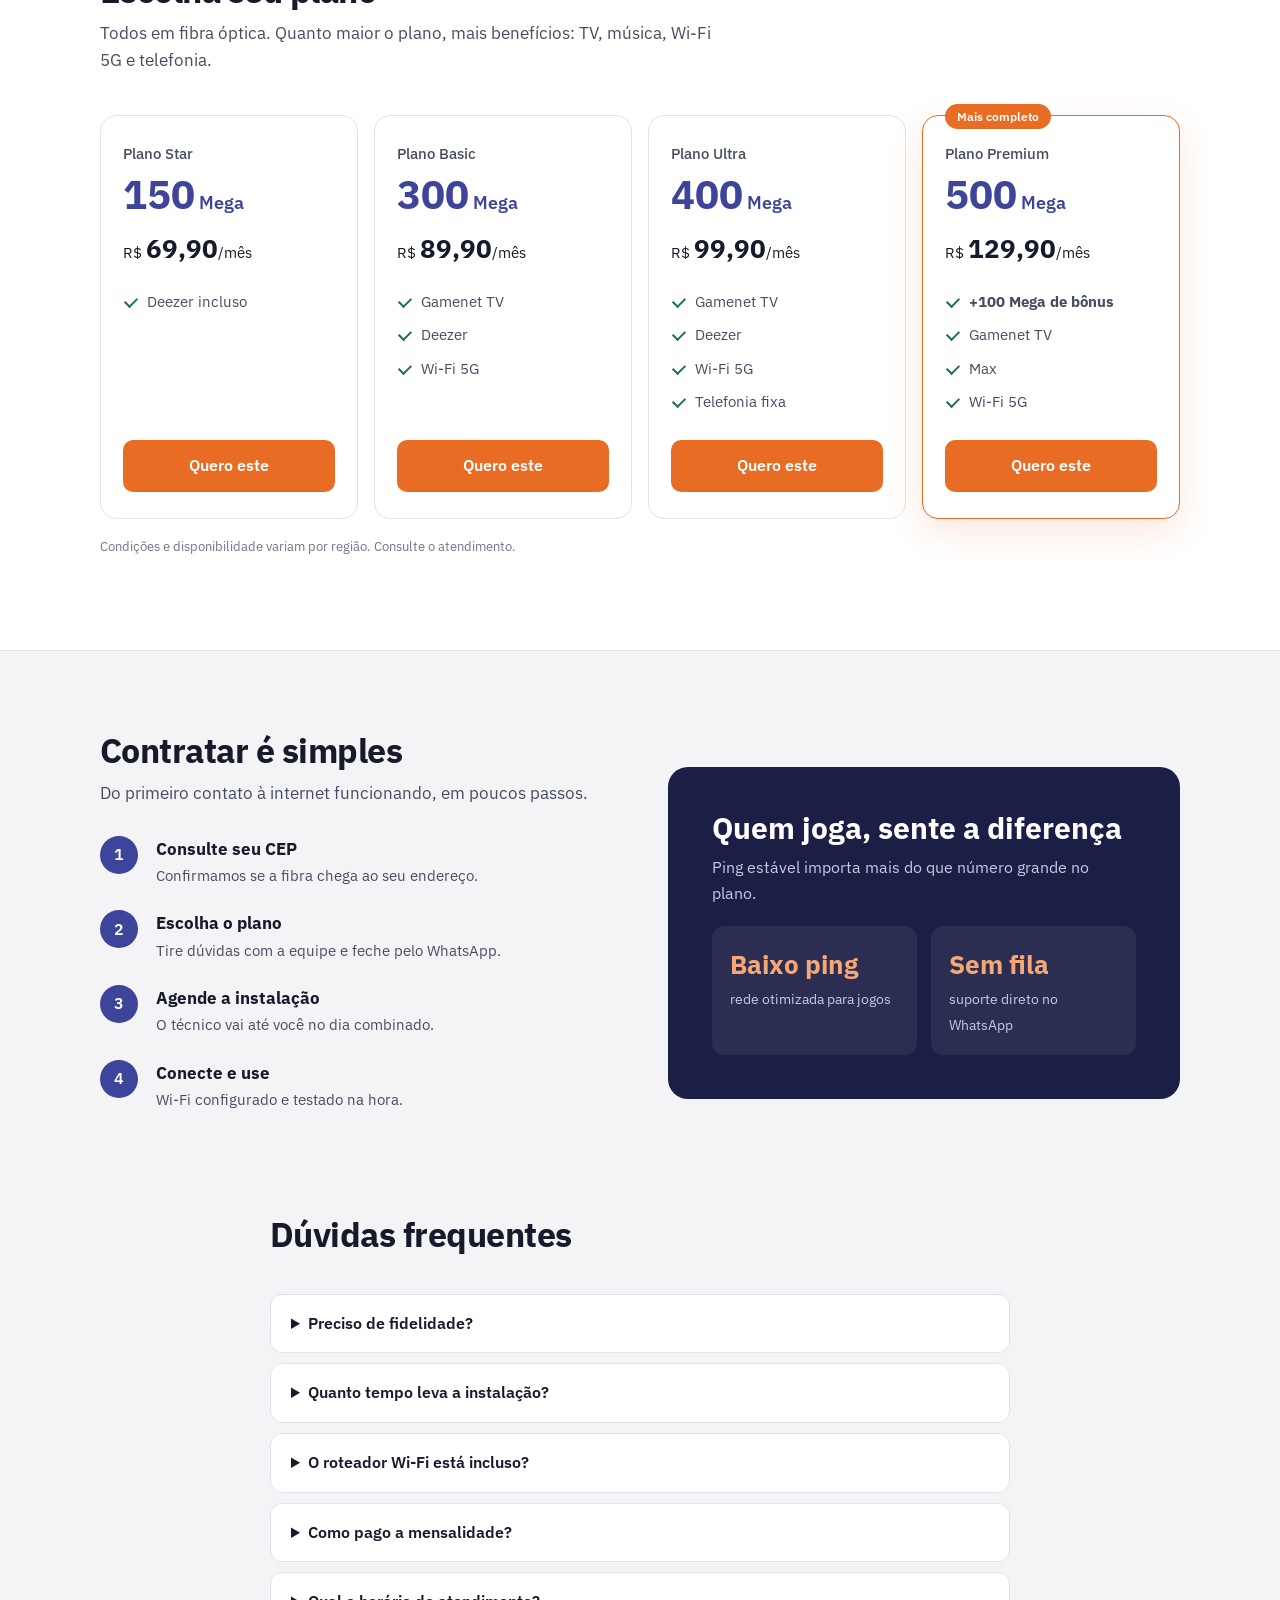
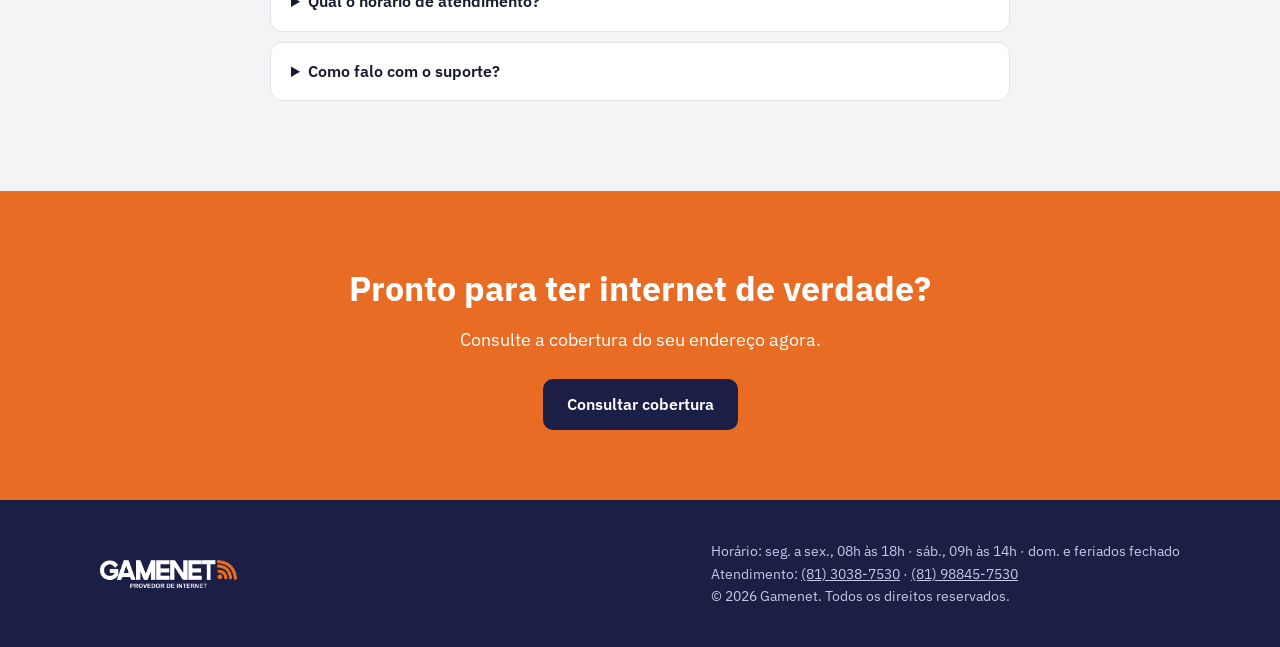
<file: landing/index.html>
<!doctype html>
<html lang="pt-BR">
<head>
<meta charset="utf-8">
<meta name="viewport" content="width=device-width, initial-scale=1">
<meta name="robots" content="noindex, nofollow">
<title>Gamenet · Internet de fibra</title>
<meta name="description" content="Internet de fibra estável para jogar, trabalhar e assistir sem travar. Consulte a cobertura e assine pelo WhatsApp.">
<link rel="icon" href="../assets/icone.png">
<link rel="preconnect" href="https://fonts.googleapis.com">
<link rel="preconnect" href="https://fonts.gstatic.com" crossorigin>
<link rel="stylesheet" href="https://fonts.googleapis.com/css2?family=IBM+Plex+Sans:wght@400;500;600;700&display=swap">
<style>
*{box-sizing:border-box}
html{scroll-behavior:smooth}
body{margin:0;font-family:"IBM Plex Sans",system-ui,-apple-system,"Segoe UI",sans-serif;background:#f4f4f6;color:#161a2b;line-height:1.6;font-size:16px}
:root{--nav:#1b1e45;--marca:#3d4499;--laranja:#e86c24;--laranja2:#c9561a;--linha:#e2e3ea;--tinta2:#474d61;--papel:#fff}
img{max-width:100%}
a{color:inherit}
.in{max-width:1120px;margin:0 auto;padding:0 20px}
header{position:sticky;top:0;z-index:10;background:var(--nav)}
header .in{display:flex;align-items:center;justify-content:space-between;height:64px}
header img{height:30px;display:block}
header nav{display:flex;gap:26px;align-items:center}
header nav a{color:#c6c9e6;text-decoration:none;font-size:15px}
header nav a:hover{color:#fff}
.btn{display:inline-block;background:var(--laranja);color:#fff!important;text-decoration:none;font-weight:600;padding:13px 24px;border-radius:10px;border:0;font:inherit;font-weight:600;cursor:pointer;transition:background .15s}
.btn:hover{background:var(--laranja2)}
.btn.sm{padding:9px 18px;font-size:14.5px}
.btn.ghost{background:transparent;border:1.5px solid #6a70c4;color:#fff!important}
.btn.ghost:hover{background:rgba(255,255,255,.08)}
.hero{background:radial-gradient(900px 400px at 85% 0,#3d4499 0,transparent 70%),var(--nav);color:#fff;padding:84px 0 110px}
.hero .in{display:grid;grid-template-columns:1.15fr .85fr;gap:48px;align-items:center}
.tag{display:inline-block;font-size:13px;letter-spacing:.05em;text-transform:uppercase;color:#f5a776;font-weight:600;margin-bottom:14px}
h1{font-size:50px;line-height:1.08;margin:0 0 18px;letter-spacing:-.02em;font-weight:700}
h1 em{font-style:normal;color:var(--laranja)}
.hero p{color:#c6c9e6;font-size:19px;max-width:520px;margin:0 0 28px}
.cta{display:flex;gap:12px;flex-wrap:wrap}
.cov{background:#fff;color:#161a2b;border-radius:16px;padding:26px;box-shadow:0 20px 50px rgba(0,0,0,.28)}
.cov h2{font-size:20px;margin:0 0 4px}
.cov p{color:var(--tinta2);font-size:14.5px;margin:0 0 16px}
.cov label{font-size:13px;font-weight:600;display:block;margin:0 0 5px}
.cov input{width:100%;font:inherit;padding:12px 14px;border:1.5px solid var(--linha);border-radius:10px;margin-bottom:12px;background:#fff;color:#161a2b}
.cov input:focus{outline:2px solid var(--marca);border-color:transparent}
.cov .btn{width:100%}
.cov small{display:block;margin-top:10px;color:#6f7689;font-size:12.5px}
.nums{margin-top:-52px;position:relative}
.nums .in>div{display:grid;grid-template-columns:repeat(4,1fr);background:var(--papel);border:1px solid var(--linha);border-radius:14px;box-shadow:0 8px 30px rgba(27,30,69,.08);overflow:hidden}
.nums .n{padding:22px 24px;border-right:1px solid var(--linha)}
.nums .n:last-child{border:0}
.nums b{display:block;font-size:28px;color:var(--marca);line-height:1.1}
.nums span{font-size:14px;color:var(--tinta2)}
section{padding:80px 0}
.head{max-width:620px;margin:0 0 40px}
.head h2{font-size:34px;line-height:1.15;margin:0 0 10px;letter-spacing:-.015em}
.head p{color:var(--tinta2);margin:0;font-size:17px}
.grid3{display:grid;grid-template-columns:repeat(3,1fr);gap:18px}
.box{background:var(--papel);border:1px solid var(--linha);border-radius:14px;padding:26px}
.box .ic{width:44px;height:44px;border-radius:12px;background:#fdf0e7;display:grid;place-items:center;margin-bottom:14px}
.box .ic svg{width:22px;height:22px;stroke:var(--laranja);fill:none;stroke-width:2;stroke-linecap:round;stroke-linejoin:round}
.box h3{margin:0 0 6px;font-size:18px}
.box p{margin:0;color:var(--tinta2);font-size:15px}
#planos{background:#fff;border-block:1px solid var(--linha)}
.plans{display:grid;grid-template-columns:repeat(4,1fr);gap:16px}
.plan{border:1.5px solid var(--linha);border-radius:16px;padding:26px 22px;background:#fff;display:flex;flex-direction:column;position:relative}
.plan.top{border-color:var(--laranja);box-shadow:0 12px 34px rgba(232,108,36,.16)}
.plan .badge{position:absolute;top:-12px;left:22px;background:var(--laranja);color:#fff;font-size:12px;font-weight:600;padding:3px 12px;border-radius:99px}
.plan h3{margin:0;font-size:15px;color:var(--tinta2);font-weight:500}
.plan .mb{font-size:40px;font-weight:700;color:var(--marca);line-height:1.1;margin:6px 0 2px}
.plan .mb small{font-size:18px;font-weight:600}
.plan .pr{font-size:15px;margin:10px 0 16px}
.plan .pr b{font-size:26px}
.plan ul{list-style:none;padding:0;margin:0 0 22px;font-size:14.5px;color:var(--tinta2);flex:1}
.plan li{padding:5px 0 5px 24px;position:relative}
.plan li:before{content:"";position:absolute;left:2px;top:12px;width:10px;height:6px;border-left:2px solid #17703f;border-bottom:2px solid #17703f;transform:rotate(-45deg)}
.plan .btn{text-align:center}
.note{font-size:13px;color:#6f7689;margin-top:18px}
.split{display:grid;grid-template-columns:1fr 1fr;gap:56px;align-items:center}
.split ol{list-style:none;counter-reset:s;padding:0;margin:0}
.split li{counter-increment:s;position:relative;padding:0 0 22px 56px}
.split li:before{content:counter(s);position:absolute;left:0;top:0;width:38px;height:38px;border-radius:50%;background:var(--marca);color:#fff;display:grid;place-items:center;font-weight:600}
.split li b{display:block;font-size:17px}
.split li span{color:var(--tinta2);font-size:15px}
.gamer{background:var(--nav);color:#fff;border-radius:20px;padding:44px;display:grid;grid-template-columns:1fr 1fr;gap:30px;align-items:center}
.gamer h2{font-size:30px;margin:0 0 10px;line-height:1.15}
.gamer p{color:#c6c9e6;margin:0 0 20px}
.stat{display:grid;grid-template-columns:1fr 1fr;gap:14px}
.stat div{background:rgba(255,255,255,.07);border-radius:12px;padding:18px}
.stat b{font-size:26px;color:#f5a776;display:block}
.stat span{font-size:13.5px;color:#c6c9e6}
details{background:#fff;border:1px solid var(--linha);border-radius:12px;padding:16px 20px;margin-bottom:10px}
summary{cursor:pointer;font-weight:600}
details p{margin:10px 0 0;color:var(--tinta2);font-size:15px}
.final{background:var(--laranja);color:#fff;text-align:center;padding:70px 0}
.final h2{font-size:34px;margin:0 0 10px}
.final p{margin:0 0 24px;font-size:18px}
.final .btn{background:var(--nav)}
.final .btn:hover{background:#0e1020}
footer{background:var(--nav);color:#c6c9e6;padding:40px 0;font-size:14px}
footer .in{display:flex;justify-content:space-between;gap:20px;flex-wrap:wrap;align-items:center}
footer img{height:28px}
.wa{position:fixed;right:18px;bottom:18px;z-index:20;background:#1fa855;color:#fff;border-radius:99px;padding:13px 20px;font-weight:600;text-decoration:none;box-shadow:0 8px 24px rgba(0,0,0,.25);display:flex;gap:8px;align-items:center}
.wa svg{width:20px;height:20px;fill:#fff}
@media(max-width:900px){
 header nav a:not(.btn){display:none}
 .hero{padding:52px 0 90px}.hero .in,.split,.gamer{grid-template-columns:1fr}
 h1{font-size:36px}
 .nums .in>div{grid-template-columns:1fr 1fr}.nums .n:nth-child(2){border-right:0}.nums .n:nth-child(-n+2){border-bottom:1px solid var(--linha)}
 .grid3,.plans{grid-template-columns:1fr 1fr}
 section{padding:56px 0}.head h2,.final h2{font-size:28px}
}
@media(max-width:560px){.grid3,.plans{grid-template-columns:1fr}.gamer{padding:28px}.wa span{display:none}.wa{padding:14px}}
</style>
</head>
<body>

<!-- TODO antes de publicar: confirmar cidades atendidas e se o (81) 98845-7530 é o WhatsApp. Planos e preços vieram do site oficial -->

<header>
  <div class="in">
    <a href="#"><img src="../assets/logo-branco.png" alt="Gamenet"></a>
    <nav>
      <a href="#planos">Planos</a>
      <a href="#vantagens">Vantagens</a>
      <a href="#como">Como contratar</a>
      <a href="#duvidas">Dúvidas</a>
      <a class="btn sm" href="#cobertura">Assinar</a>
    </nav>
  </div>
</header>

<div class="hero">
  <div class="in">
    <div>
      <span class="tag">Internet de fibra óptica</span>
      <h1>Internet que não cai <em>na hora H.</em></h1>
      <p>Velocidade de verdade para jogar online, trabalhar de casa e assistir sem travar. Instalação rápida e suporte que responde.</p>
      <div class="cta">
        <a class="btn" href="#planos">Ver planos</a>
        <a class="btn ghost" href="#cobertura">Consultar cobertura</a>
      </div>
    </div>
    <form class="cov" id="cobertura">
      <h2>Chega na sua casa?</h2>
      <p>Informe seu CEP e fale com a gente pelo WhatsApp.</p>
      <label for="nome">Nome</label>
      <input id="nome" autocomplete="name" placeholder="Seu nome" required>
      <label for="cep">CEP</label>
      <input id="cep" inputmode="numeric" autocomplete="postal-code" placeholder="00000-000" maxlength="9" required>
      <button class="btn" type="submit">Consultar pelo WhatsApp</button>
      <small>Sem compromisso. Atendemos de seg. a sex., 08h às 18h, e sáb., 09h às 14h.</small>
    </form>
  </div>
</div>

<div class="nums">
  <div class="in"><div>
    <div class="n"><b>100%</b><span>fibra até a sua casa</span></div>
    <div class="n"><b>até 600 Mega</b><span>no Premium (500 + 100 de bônus)</span></div>
    <div class="n"><b>Wi-Fi 5G</b><span>nos planos Basic, Ultra e Premium</span></div>
    <div class="n"><b>Suporte</b><span>por WhatsApp e telefone</span></div>
  </div></div>
</div>

<section id="vantagens">
  <div class="in">
    <div class="head"><h2>Feita para quem usa a internet de verdade</h2><p>Estabilidade primeiro: é ela que faz o ping baixo, a chamada de vídeo sem corte e o filme sem carregar.</p></div>
    <div class="grid3">
      <div class="box"><div class="ic"><svg viewBox="0 0 24 24"><path d="M13 2 4 14h7l-1 8 9-12h-7z"/></svg></div><h3>Baixa latência</h3><p>Rede pensada para jogos online, com monitoramento da qualidade da conexão.</p></div>
      <div class="box"><div class="ic"><svg viewBox="0 0 24 24"><path d="M5 12.5a10 10 0 0 1 14 0M8.5 16a5 5 0 0 1 7 0M12 20h.01"/></svg></div><h3>Wi-Fi que alcança</h3><p>Wi-Fi 5G nos planos Basic, Ultra e Premium, com orientação para posicionar o roteador do jeito certo.</p></div>
      <div class="box"><div class="ic"><svg viewBox="0 0 24 24"><path d="M21 15a2 2 0 0 1-2 2H8l-5 4V5a2 2 0 0 1 2-2h14a2 2 0 0 1 2 2z"/></svg></div><h3>Atendimento humano</h3><p>Fale pelo WhatsApp e acompanhe o chamado até resolver.</p></div>
      <div class="box"><div class="ic"><svg viewBox="0 0 24 24"><path d="m14.7 6.3 3 3M3 21l3.5-.8L19 7.7a2.1 2.1 0 0 0-3-3L3.5 17z"/></svg></div><h3>Instalação ágil</h3><p>Técnico agenda, instala e deixa tudo funcionando antes de ir embora.</p></div>
      <div class="box"><div class="ic"><svg viewBox="0 0 24 24"><rect x="3" y="5" width="18" height="14" rx="2"/><path d="M3 10h18"/></svg></div><h3>Preço sem pegadinha</h3><p>Valor mensal claro, sem taxa escondida. Boleto, Pix ou cartão.</p></div>
      <div class="box"><div class="ic"><svg viewBox="0 0 24 24"><path d="M12 3 4 6v6c0 5 3.5 8 8 9 4.500-1 8-4 8-9V6z"/></svg></div><h3>Rede monitorada</h3><p>A equipe acompanha a rede e age antes de muita gente perceber o problema.</p></div>
    </div>
  </div>
</section>

<section id="planos">
  <div class="in">
    <div class="head"><h2>Escolha seu plano</h2><p>Todos em fibra óptica. Quanto maior o plano, mais benefícios: TV, música, Wi-Fi 5G e telefonia.</p></div>
    <div class="plans"><div class="plan"><h3>Plano Star</h3><div class="mb">150<small> Mega</small></div><div class="pr">R$ <b>69,90</b>/mês</div><ul><li>Deezer incluso</li></ul><a class="btn" href="#cobertura" data-plano="Star 150 Mega">Quero este</a></div><div class="plan"><h3>Plano Basic</h3><div class="mb">300<small> Mega</small></div><div class="pr">R$ <b>89,90</b>/mês</div><ul><li>Gamenet TV</li><li>Deezer</li><li>Wi-Fi 5G</li></ul><a class="btn" href="#cobertura" data-plano="Basic 300 Mega">Quero este</a></div><div class="plan"><h3>Plano Ultra</h3><div class="mb">400<small> Mega</small></div><div class="pr">R$ <b>99,90</b>/mês</div><ul><li>Gamenet TV</li><li>Deezer</li><li>Wi-Fi 5G</li><li>Telefonia fixa</li></ul><a class="btn" href="#cobertura" data-plano="Ultra 400 Mega">Quero este</a></div><div class="plan top"><span class="badge">Mais completo</span><h3>Plano Premium</h3><div class="mb">500<small> Mega</small></div><div class="pr">R$ <b>129,90</b>/mês</div><ul><li><b>+100 Mega de bônus</b></li><li>Gamenet TV</li><li>Max</li><li>Wi-Fi 5G</li></ul><a class="btn" href="#cobertura" data-plano="Premium 500 Mega + 100 de bônus">Quero este</a></div></div>
    <p class="note">Condições e disponibilidade variam por região. Consulte o atendimento.</p>
  </div>
</section>

<section id="como">
  <div class="in split">
    <div>
      <div class="head" style="margin:0 0 28px"><h2>Contratar é simples</h2><p>Do primeiro contato à internet funcionando, em poucos passos.</p></div>
      <ol>
        <li><b>Consulte seu CEP</b><span>Confirmamos se a fibra chega ao seu endereço.</span></li>
        <li><b>Escolha o plano</b><span>Tire dúvidas com a equipe e feche pelo WhatsApp.</span></li>
        <li><b>Agende a instalação</b><span>O técnico vai até você no dia combinado.</span></li>
        <li><b>Conecte e use</b><span>Wi-Fi configurado e testado na hora.</span></li>
      </ol>
    </div>
    <div class="gamer">
      <div style="grid-column:1/-1">
        <h2>Quem joga, sente a diferença</h2>
        <p>Ping estável importa mais do que número grande no plano.</p>
        <div class="stat">
          <div><b>Baixo ping</b><span>rede otimizada para jogos</span></div>
          <div><b>Sem fila</b><span>suporte direto no WhatsApp</span></div>
        </div>
      </div>
    </div>
  </div>
</section>

<section id="duvidas" style="padding-top:0">
  <div class="in" style="max-width:780px">
    <div class="head"><h2>Dúvidas frequentes</h2></div>
    <details><summary>Preciso de fidelidade?</summary><p>Confirme as condições do plano com o atendimento no momento da contratação.</p></details>
    <details><summary>Quanto tempo leva a instalação?</summary><p>O prazo depende da agenda técnica da sua região. O atendimento informa a data ao fechar o plano.</p></details>
    <details><summary>O roteador Wi-Fi está incluso?</summary><p>Wi-Fi 5G acompanha os planos Basic, Ultra e Premium. Confirme o equipamento do plano Star com o atendimento.</p></details>
    <details><summary>Como pago a mensalidade?</summary><p>Boleto, Pix ou cartão. Você recebe o aviso antes do vencimento.</p></details>
    <details><summary>Qual o horário de atendimento?</summary><p>Segunda a sexta, das 08h às 18h; sábado, das 09h às 14h. Domingos e feriados fechado.</p></details>
    <details><summary>Como falo com o suporte?</summary><p>Pelo WhatsApp ou telefone: (81) 3038-7530 / (81) 98845-7530. Acompanhamos o chamado até a solução.</p></details>
  </div>
</section>

<div class="final">
  <div class="in">
    <h2>Pronto para ter internet de verdade?</h2>
    <p>Consulte a cobertura do seu endereço agora.</p>
    <a class="btn" href="#cobertura">Consultar cobertura</a>
  </div>
</div>

<footer>
  <div class="in">
    <img src="../assets/logo-branco.png" alt="Gamenet">
    <span>Horário: seg. a sex., 08h às 18h · sáb., 09h às 14h · dom. e feriados fechado<br>Atendimento: <a href="tel:+558130387530">(81) 3038-7530</a> · <a href="tel:+5581988457530">(81) 98845-7530</a><br>© <span id="ano"></span> Gamenet. Todos os direitos reservados.</span>
  </div>
</footer>

<a class="wa" id="wa" href="#cobertura" aria-label="Falar no WhatsApp">
  <svg viewBox="0 0 24 24"><path d="M12 2a10 10 0 0 0-8.6 15L2 22l5.2-1.4A10 10 0 1 0 12 2m5.2 14.200c-.2.600-1.300 1.200-1.800 1.200-.5.100-1 .2-3.300-.7-2.800-1.100-4.600-4-4.700-4.200-.1-.2-1.100-1.500-1.100-2.800s.7-2 1-2.300c.2-.3.500-.3.700-.3h.5c.2 0 .4 0 .6.500l.8 2c.1.200.1.400 0 .5l-.4.600-.4.400c-.1.200-.3.300-.1.600.2.300.8 1.300 1.700 2.100 1.200 1 2.100 1.300 2.400 1.500.3.100.5.100.6-.1l.9-1.100c.2-.3.400-.2.600-.1l1.900.9c.3.100.5.200.5.300.1.200.1.800-.1 1.400"/></svg>
  <span>WhatsApp</span>
</a>

<script>
var WHATS = "5581988457530";
var plano = "";
function link(msg){ return "https://wa.me/" + WHATS + "?text=" + encodeURIComponent(msg); }
document.getElementById("ano").textContent = new Date().getFullYear();
document.getElementById("wa").href = link("Olá! Quero saber mais sobre a internet da Gamenet.");
document.querySelectorAll("[data-plano]").forEach(function(a){
  a.addEventListener("click", function(){ plano = a.dataset.plano; });
});
var cep = document.getElementById("cep");
cep.addEventListener("input", function(){
  var d = cep.value.replace(/\D/g, "").slice(0, 8);
  cep.value = d.length > 5 ? d.slice(0, 5) + "-" + d.slice(5) : d;
});
document.getElementById("cobertura").addEventListener("submit", function(e){
  e.preventDefault();
  var nome = document.getElementById("nome").value.trim();
  if (cep.value.replace(/\D/g, "").length !== 8) { cep.focus(); return; }
  var msg = "Olá! Sou " + nome + ". Quero consultar a cobertura para o CEP " + cep.value +
    (plano ? " e contratar o plano de " + plano : "") + ".";
  window.open(link(msg), "_blank", "noopener");
});
</script>
</body>
</html>
</file>
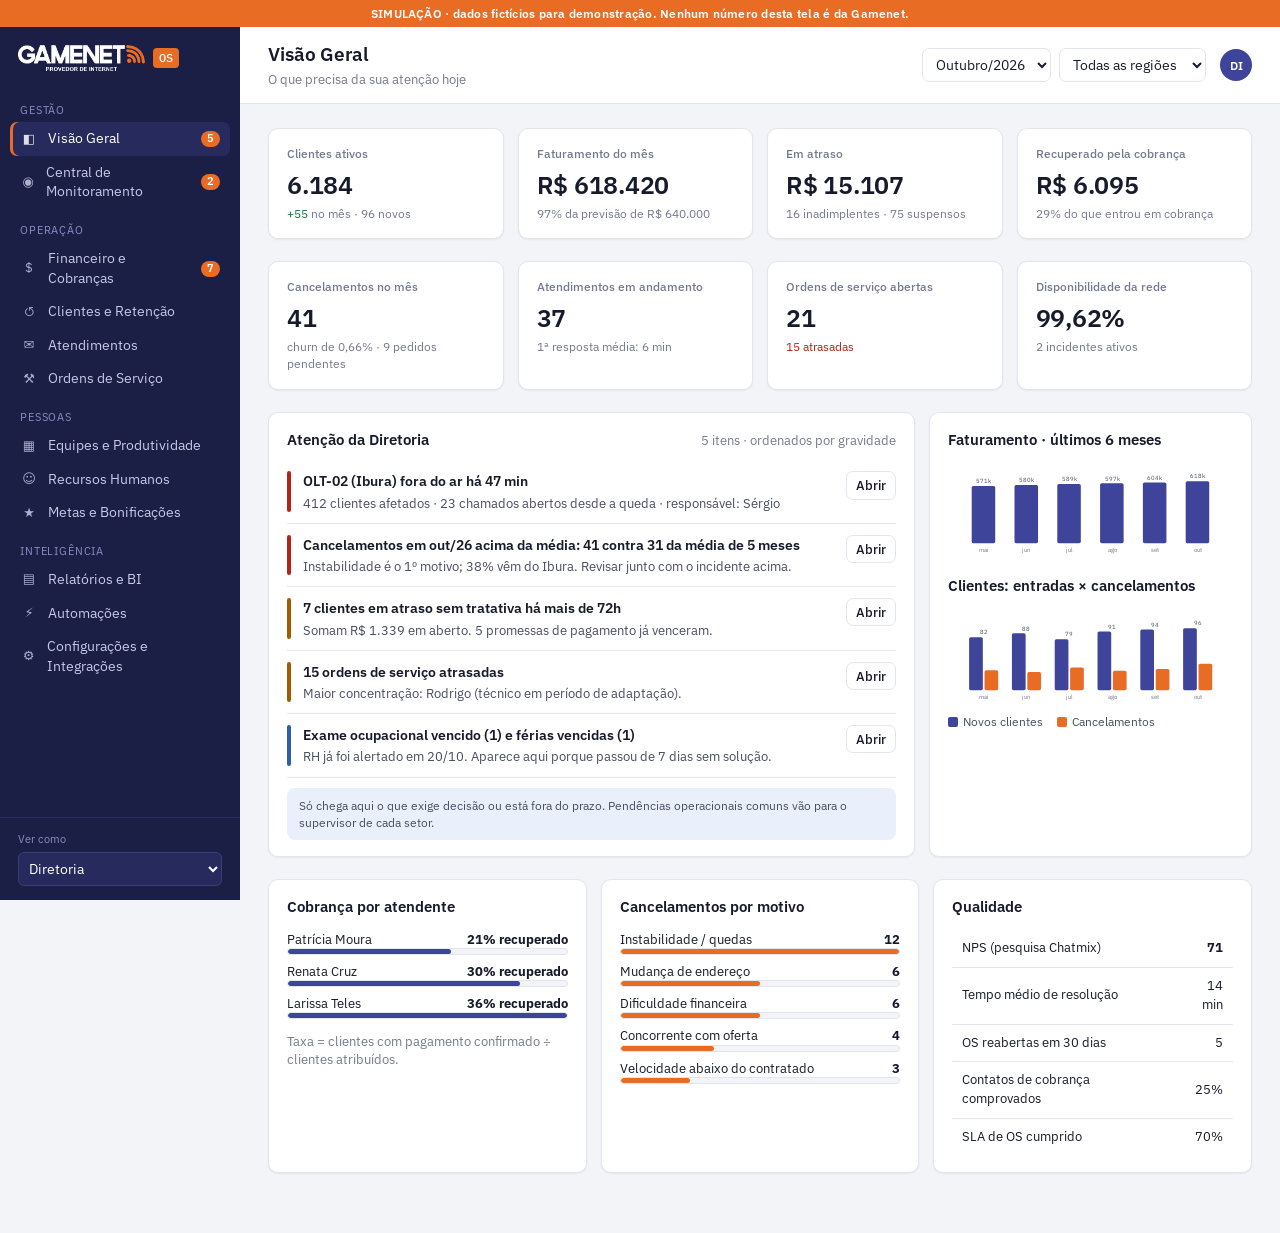
<file: prototipo/index.html>
<!doctype html>
<html lang="pt-BR">
<head>
<meta charset="utf-8">
<meta name="viewport" content="width=device-width, initial-scale=1">
<meta name="robots" content="noindex, nofollow">
<meta name="theme-color" content="#1b1e45">
<title>Gamenet OS · protótipo</title>
<link rel="icon" href="../assets/icone.png">
<link rel="manifest" href="manifest.json">
<link rel="preconnect" href="https://fonts.googleapis.com">
<link rel="preconnect" href="https://fonts.gstatic.com" crossorigin>
<link rel="stylesheet" href="https://fonts.googleapis.com/css2?family=IBM+Plex+Mono:wght@400;500&family=IBM+Plex+Sans:wght@400;500;600;700&display=swap">
<link rel="stylesheet" href="app.css">
</head>
<body>
<div class="sim-bar">SIMULAÇÃO · dados fictícios para demonstração. Nenhum número desta tela é da Gamenet.</div>
<div class="shell">
  <aside class="side" id="side">
    <div class="side-top">
      <img src="../assets/logo-branco.png" alt="Gamenet" class="side-logo">
      <span class="side-os">OS</span>
    </div>
    <nav id="nav"></nav>
    <div class="side-foot">
      <label for="perfil">Ver como</label>
      <select id="perfil">
        <option value="diretoria">Diretoria</option>
        <option value="cobranca">Atendente de cobrança</option>
        <option value="supervisor">Supervisor técnico</option>
        <option value="rh">RH</option>
      </select>
    </div>
  </aside>
  <div class="main">
    <header class="top">
      <button class="menu-btn" id="menuBtn" aria-label="Abrir menu">☰</button>
      <div class="top-title"><h1 id="pgTitle">Visão Geral</h1><span id="pgSub" class="muted"></span></div>
      <div class="top-filters" id="filters">
        <select id="fPeriodo" aria-label="Período"><option value="mes">Outubro/2026</option><option value="7d">Últimos 7 dias</option><option value="tri">Trimestre</option></select>
        <select id="fRegiao" aria-label="Região"><option value="">Todas as regiões</option></select>
      </div>
      <div class="top-user"><span class="avatar" id="avatar">DI</span></div>
    </header>
    <main id="view" class="view" tabindex="-1"></main>
  </div>
</div>
<div class="modal" id="modal" hidden><div class="modal-box" role="dialog" aria-modal="true"><div id="modalBody"></div></div></div>
<div class="toast" id="toast" hidden></div>
<script src="data.js"></script>
<script src="app.js"></script>
</body>
</html>
</file>
<file: prototipo/app.css>
/* Gamenet OS: lateral índigo da marca, laranja só para ação e destaque, cinzas neutros no conteúdo */
*{box-sizing:border-box}
html,body{margin:0;height:100%}
[hidden]{display:none!important}
:root{
  --fundo:#f3f4f7; --papel:#fff; --tinta:#161a2b; --tinta2:#474d61; --tinta3:#737a8f;
  --linha:#e3e5ec; --nav:#1b1e45; --nav2:#262a5c; --nav-tx:#c6c9e6;
  --marca:#3d4499; --laranja:#e86c24; --laranja-bg:#fdf0e7;
  --ok:#17703f; --ok-bg:#e8f5ed; --at:#a15c00; --at-bg:#fdf3e1; --cr:#b42318; --cr-bg:#fdecea; --info:#2c5fa8; --info-bg:#e9f0fb;
  --sans:"IBM Plex Sans",system-ui,-apple-system,"Segoe UI",sans-serif; --mono:"IBM Plex Mono",ui-monospace,Consolas,monospace;
  --r:10px; --sombra:0 1px 2px rgba(20,24,50,.06);
}
@media (prefers-color-scheme: dark){:root:not([data-theme="light"]){
  --fundo:#0e1020; --papel:#171a2e; --tinta:#eceef6; --tinta2:#c0c4d6; --tinta3:#8e94aa; --linha:#2a2e48;
  --nav:#0b0d1c; --nav2:#181b38; --marca:#8d94ec; --laranja:#f08a4b; --laranja-bg:#33200f;
  --ok:#5cc489; --ok-bg:#132a1d; --at:#e9a84a; --at-bg:#2e220d; --cr:#f0756a; --cr-bg:#331614; --info:#7aa6e8; --info-bg:#152238; color-scheme:dark}}
:root[data-theme="dark"]{
  --fundo:#0e1020; --papel:#171a2e; --tinta:#eceef6; --tinta2:#c0c4d6; --tinta3:#8e94aa; --linha:#2a2e48;
  --nav:#0b0d1c; --nav2:#181b38; --marca:#8d94ec; --laranja:#f08a4b; --laranja-bg:#33200f;
  --ok:#5cc489; --ok-bg:#132a1d; --at:#e9a84a; --at-bg:#2e220d; --cr:#f0756a; --cr-bg:#331614; --info:#7aa6e8; --info-bg:#152238; color-scheme:dark}
body{font-family:var(--sans);background:var(--fundo);color:var(--tinta);font-size:14px;line-height:1.45}
.sim-bar{background:var(--laranja);color:#fff;font-size:12px;font-weight:600;text-align:center;padding:5px 12px;letter-spacing:.02em}
.shell{display:flex;min-height:calc(100vh - 27px)}
.side{width:240px;flex:none;background:var(--nav);color:var(--nav-tx);display:flex;flex-direction:column;position:sticky;top:0;height:calc(100vh - 27px);overflow-y:auto}
.side-top{display:flex;align-items:center;gap:8px;padding:18px 18px 14px}
.side-logo{height:26px}
.side-os{font-family:var(--mono);font-size:12px;background:var(--laranja);color:#fff;padding:1px 6px;border-radius:4px;font-weight:500}
#nav{flex:1;padding:4px 10px}
#nav .grp{font-size:10.5px;text-transform:uppercase;letter-spacing:.08em;color:#8a8fc0;margin:14px 10px 4px}
#nav a{display:flex;align-items:center;gap:10px;color:var(--nav-tx);text-decoration:none;padding:7px 10px;border-radius:7px;font-size:13.5px}
#nav a:hover{background:var(--nav2);color:#fff}
#nav a.on{background:var(--nav2);color:#fff;box-shadow:inset 3px 0 0 var(--laranja)}
#nav a .ic{width:18px;text-align:center;opacity:.85;font-size:13px}
#nav a .cnt{margin-left:auto;background:var(--laranja);color:#fff;font-size:11px;border-radius:9px;padding:0 6px;font-weight:600}
.side-foot{padding:14px 18px;border-top:1px solid #2b2f60}
.side-foot label{display:block;font-size:11px;color:#8a8fc0;margin-bottom:4px}
.side-foot select{width:100%;background:var(--nav2);color:#fff;border:1px solid #3a3f78;border-radius:6px;padding:6px}
.main{flex:1;min-width:0;display:flex;flex-direction:column}
.top{display:flex;align-items:center;gap:14px;padding:14px 28px;background:var(--papel);border-bottom:1px solid var(--linha);position:sticky;top:0;z-index:5}
.top-title{flex:1;min-width:0}
.top h1{font-size:19px;margin:0;font-weight:600}
.top-filters{display:flex;gap:8px}
select,input,textarea{font:inherit;color:var(--tinta);background:var(--papel);border:1px solid var(--linha);border-radius:7px;padding:6px 9px}
.avatar{display:inline-grid;place-items:center;width:32px;height:32px;border-radius:50%;background:var(--marca);color:#fff;font-weight:600;font-size:12px}
.menu-btn{display:none;background:none;border:1px solid var(--linha);border-radius:7px;font-size:18px;padding:3px 9px;color:var(--tinta);cursor:pointer}
.view{padding:24px 28px 60px;max-width:1400px;width:100%}
.muted{color:var(--tinta3);font-size:12.5px}
h2{font-size:15px;margin:0 0 12px;font-weight:600}
h3{font-size:13.5px;margin:0 0 8px;font-weight:600}
.grid{display:grid;gap:14px}
.g4{grid-template-columns:repeat(4,1fr)} .g3{grid-template-columns:repeat(3,1fr)} .g2{grid-template-columns:repeat(2,1fr)} .g21{grid-template-columns:2fr 1fr} .g12{grid-template-columns:1fr 2fr}
.card{background:var(--papel);border:1px solid var(--linha);border-radius:var(--r);padding:16px 18px;box-shadow:var(--sombra);min-width:0}
.card-h{display:flex;justify-content:space-between;align-items:baseline;gap:10px;margin-bottom:10px}
.card-h h2{margin:0}
.kpi .lb{font-size:12px;color:var(--tinta3);font-weight:500}
.kpi .vl{font-size:25px;font-weight:600;margin:4px 0 2px;font-variant-numeric:tabular-nums;letter-spacing:-.01em}
.kpi .dt{font-size:12px;color:var(--tinta3)}
.up{color:var(--ok)} .down{color:var(--cr)}
.sec{margin-top:22px}
.tag{display:inline-block;font-size:11.5px;font-weight:600;padding:2px 8px;border-radius:10px;white-space:nowrap}
.t-ok{background:var(--ok-bg);color:var(--ok)} .t-at{background:var(--at-bg);color:var(--at)} .t-cr{background:var(--cr-bg);color:var(--cr)} .t-info{background:var(--info-bg);color:var(--info)} .t-neu{background:var(--fundo);color:var(--tinta2);border:1px solid var(--linha)} .t-lar{background:var(--laranja-bg);color:var(--laranja)}
table{width:100%;border-collapse:collapse;font-size:13px}
th{text-align:left;font-weight:500;color:var(--tinta3);font-size:12px;padding:8px 10px;border-bottom:1px solid var(--linha);white-space:nowrap}
td{padding:9px 10px;border-bottom:1px solid var(--linha);vertical-align:middle}
tr:last-child td{border-bottom:0}
tbody tr.click{cursor:pointer} tbody tr.click:hover{background:var(--fundo)}
.num{text-align:right;font-variant-numeric:tabular-nums}
.tbl-wrap{overflow-x:auto}
.btn{font:inherit;font-weight:500;border:1px solid var(--linha);background:var(--papel);color:var(--tinta);border-radius:7px;padding:7px 13px;cursor:pointer}
.btn:hover{border-color:var(--tinta3)}
.btn-p{background:var(--laranja);border-color:var(--laranja);color:#fff}
.btn-p:hover{filter:brightness(.95);border-color:var(--laranja)}
.btn-s{padding:4px 9px;font-size:12.5px}
.att{display:flex;gap:12px;align-items:flex-start;padding:11px 0;border-bottom:1px solid var(--linha)}
.att:last-child{border-bottom:0}
.att .bar{width:4px;align-self:stretch;border-radius:2px;flex:none}
.att .tx{flex:1} .att .tx b{font-weight:600} .att .tx p{margin:2px 0 0;color:var(--tinta2);font-size:12.5px}
.sev-cr{background:var(--cr)} .sev-at{background:var(--at)} .sev-info{background:var(--info)}
.meter{height:7px;background:var(--fundo);border-radius:4px;overflow:hidden;border:1px solid var(--linha)}
.meter i{display:block;height:100%;background:var(--marca);border-radius:4px}
.row{display:flex;gap:10px;align-items:center;flex-wrap:wrap}
.sp{flex:1}
.tabs{display:flex;gap:4px;border-bottom:1px solid var(--linha);margin-bottom:16px;overflow-x:auto}
.tabs button{font:inherit;background:none;border:0;padding:8px 12px;color:var(--tinta3);cursor:pointer;border-bottom:2px solid transparent;white-space:nowrap}
.tabs button.on{color:var(--tinta);border-color:var(--laranja);font-weight:600}
.timeline{list-style:none;margin:0;padding:0}
.timeline li{position:relative;padding:0 0 14px 20px;border-left:2px solid var(--linha);margin-left:5px}
.timeline li:before{content:"";position:absolute;left:-6px;top:3px;width:10px;height:10px;border-radius:50%;background:var(--papel);border:2px solid var(--marca)}
.timeline li.aud:before{border-color:var(--laranja)}
.timeline .when{font-size:11.5px;color:var(--tinta3);font-family:var(--mono)}
.modal{position:fixed;inset:0;background:rgba(10,12,30,.45);display:grid;place-items:center;z-index:50;padding:16px}
.modal-box{background:var(--papel);border-radius:12px;max-width:640px;width:100%;max-height:90vh;overflow:auto;padding:22px 24px;box-shadow:0 20px 60px rgba(0,0,0,.25)}
.field{display:flex;flex-direction:column;gap:4px;margin-bottom:12px}
.field label{font-size:12px;color:var(--tinta2);font-weight:500}
.err{color:var(--cr);font-size:12px;min-height:16px}
.toast{position:fixed;bottom:20px;left:50%;transform:translateX(-50%);background:var(--tinta);color:var(--papel);padding:10px 16px;border-radius:8px;font-size:13px;z-index:60}
.empty{text-align:center;padding:30px;color:var(--tinta3)}
.legend{display:flex;gap:14px;flex-wrap:wrap;font-size:12px;color:var(--tinta2);margin-top:6px}
.legend i{display:inline-block;width:10px;height:10px;border-radius:2px;margin-right:5px;vertical-align:-1px}
svg text{font-family:var(--sans);fill:var(--tinta3);font-size:11px}
.note{font-size:12px;color:var(--tinta2);background:var(--info-bg);border-radius:8px;padding:9px 12px;margin-top:10px}
.prova{font-size:11px;font-family:var(--mono)}
.dot{display:inline-block;width:8px;height:8px;border-radius:50%;margin-right:6px}
.map{position:relative;background:var(--fundo);border:1px solid var(--linha);border-radius:8px;height:260px;overflow:hidden}
.map .pin{position:absolute;transform:translate(-50%,-50%);font-size:11px;text-align:center}
.map .pin b{display:block;width:14px;height:14px;border-radius:50%;margin:0 auto 3px;border:2px solid var(--papel);box-shadow:0 0 0 1px var(--linha)}
@media (max-width:1100px){.g4{grid-template-columns:repeat(2,1fr)}.g21,.g12,.g3{grid-template-columns:1fr}}
@media (max-width:760px){
  .side{position:fixed;left:0;top:0;height:100vh;z-index:40;transform:translateX(-100%);transition:transform .2s}
  .side.open{transform:none}
  .menu-btn{display:block}
  .top{padding:10px 16px;flex-wrap:wrap}
  .top-filters{order:3;width:100%}
  .top-filters select{flex:1;min-width:0}
  .view{padding:16px}
  .g4,.g2{grid-template-columns:1fr 1fr}
  .kpi .vl{font-size:20px}
}
@media (max-width:420px){.g2{grid-template-columns:1fr}.kpi{padding:12px}.kpi .vl{font-size:18px}}
</file>
